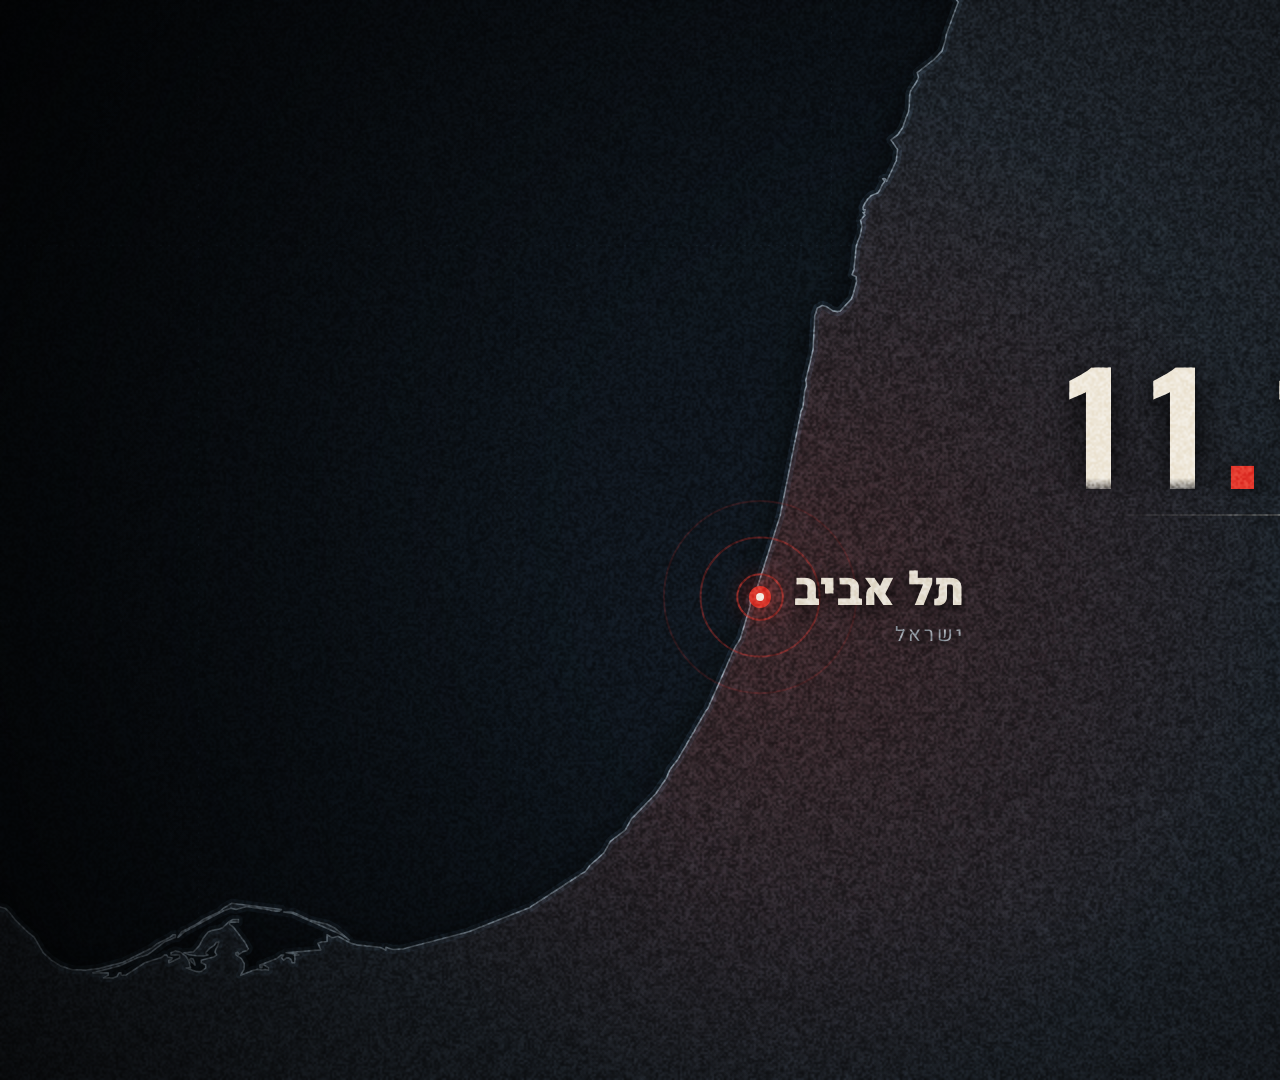
<file: documentary/source/scene01/index.html>
<!doctype html>
<html lang="he" dir="rtl">
<head>
<meta charset="utf-8">
<title>Scene 01 - Tel Aviv 2003</title>
<link rel="stylesheet" href="fonts/fonts.css">
<style>
  :root{
    --ink:#efe8da; --ink-dim:#9aa3ab; --red:#e2372c; --red-glow:rgba(226,55,44,.55);
    --panel:rgba(10,13,17,.72);
  }
  *{margin:0;padding:0;box-sizing:border-box}
  html,body{width:1920px;height:1080px;background:#07090c;overflow:hidden}
  #stage{position:relative;width:1920px;height:1080px;overflow:hidden}
  canvas{position:absolute;inset:0}
  #grain{mix-blend-mode:overlay;opacity:.42}
  .abs{position:absolute}

  /* pin label */
  #pinLabel{font-family:'Heebo';font-weight:900;font-size:46px;color:var(--ink);
    letter-spacing:.5px;white-space:nowrap;text-shadow:0 2px 18px rgba(0,0,0,.9)}
  #pinLabel small{display:block;font-weight:400;font-size:20px;color:var(--ink-dim);letter-spacing:3px;margin-top:-4px}

  /* info panel (right side) */
  #panel{right:110px;top:300px;width:780px;text-align:right}
  #kicker{font-family:'Heebo';font-weight:800;font-size:22px;letter-spacing:6px;color:var(--red);
    display:flex;align-items:center;gap:14px;justify-content:flex-start}
  #kicker i{display:block;height:3px;background:var(--red);box-shadow:0 0 12px var(--red-glow)}
  #date{direction:ltr;text-align:right;font-family:'Oswald';font-weight:700;font-size:150px;line-height:150px;
    color:var(--ink);margin-top:14px;letter-spacing:2px;text-shadow:0 6px 30px rgba(0,0,0,.8);height:150px;overflow:hidden;white-space:nowrap}
  #date .d{-webkit-mask-image:linear-gradient(to bottom,transparent 0,#000 12%,#000 88%,transparent 100%);display:inline-block;width:.56em;text-align:center;position:relative;height:150px;overflow:hidden;vertical-align:top}
  #date .d span{position:absolute;left:0;right:0;top:0}
  #date .sep{display:inline-block;width:.28em;text-align:center;color:var(--red)}
  #rule{height:2px;background:linear-gradient(to left,var(--ink),rgba(239,232,218,0));margin:18px 0 22px auto}
  .row{display:flex;align-items:center;gap:18px;justify-content:flex-start;font-family:'Heebo';font-weight:800;
    font-size:50px;color:var(--ink);height:70px}
  .row svg{flex:none}
  .row .tag{font-family:'Oswald';font-weight:500;font-size:34px;color:var(--ink-dim);direction:ltr}

  /* street callout */
  #street{font-family:'Heebo';font-weight:900;font-size:58px;color:var(--ink);white-space:nowrap;
    padding:10px 26px 14px;background:var(--panel);border-right:6px solid var(--red);
    box-shadow:0 10px 40px rgba(0,0,0,.6)}
  #street small{display:block;font-weight:400;font-size:22px;color:var(--ink-dim);letter-spacing:4px}
  #coords{font-family:'Special Elite';font-size:32px;color:#e2372c;direction:ltr;letter-spacing:2px;
    text-shadow:0 0 12px rgba(226,55,44,.5);white-space:nowrap}
</style>
</head>
<body>
<div id="stage">
  <canvas id="map" width="1920" height="1080"></canvas>
  <canvas id="fx" width="1920" height="1080"></canvas>

  <div id="pinLabel" class="abs">תל אביב<small>ישראל</small></div>

  <div id="panel" class="abs">
    <div id="kicker"><span>התיק מתחיל</span><i id="kline"></i></div>
    <div id="date"></div>
    <div id="rule"></div>
    <div class="row" id="rowDay">
      <svg width="46" height="46" viewBox="0 0 46 46"><rect x="4" y="8" width="38" height="34" rx="4" fill="none" stroke="#efe8da" stroke-width="3"/><path d="M4 18h38" stroke="#efe8da" stroke-width="3"/><path d="M14 3v10M32 3v10" stroke="#efe8da" stroke-width="3" stroke-linecap="round"/><rect x="26" y="25" width="9" height="9" fill="#e2372c"/></svg>
      <span>יום חמישי</span>
    </div>
    <div class="row" id="rowTime">
      <svg width="46" height="46" viewBox="0 0 46 46"><circle cx="23" cy="23" r="19" fill="none" stroke="#efe8da" stroke-width="3"/>
        <line id="hHour" x1="23" y1="23" x2="23" y2="12" stroke="#efe8da" stroke-width="3.5" stroke-linecap="round"/>
        <line id="hMin" x1="23" y1="23" x2="23" y2="7" stroke="#e2372c" stroke-width="2.5" stroke-linecap="round"/>
        <circle cx="23" cy="23" r="2.5" fill="#efe8da"/></svg>
      <span>צהריים</span><span class="tag" id="clockTxt">12:30</span>
    </div>
  </div>

  <div id="street" class="abs">רחוב יהודה הלוי<small>תל אביב</small></div>
  <div id="coords" class="abs"></div>

  <canvas id="grain" width="960" height="540" style="width:1920px;height:1080px"></canvas>
</div>

<script src="land.js"></script>
<script>
const W=1920,H=1080, D2R=Math.PI/180;
const TA={lon:34.7745, lat:32.0640};          // Yehuda HaLevi St. area, Tel Aviv
const clamp=(x,a=0,b=1)=>Math.min(b,Math.max(a,x));
const lerp=(a,b,t)=>a+(b-a)*t;
const eOut=t=>1-Math.pow(1-clamp(t),3);
const eIn=t=>Math.pow(clamp(t),3);
const eIO=t=>{t=clamp(t);return t<.5?4*t*t*t:1-Math.pow(-2*t+2,3)/2};
const eBack=t=>{t=clamp(t);const c1=1.70158,c3=c1+1;return 1+c3*Math.pow(t-1,3)+c1*Math.pow(t-1,2)};
const seg=(t,a,b)=>clamp((t-a)/(b-a));

// Mercator in "degrees"
const mY=lat=>Math.log(Math.tan(Math.PI/4+lat*D2R/2))/D2R;

// ---------- textures (seeded, deterministic) ----------
function rng(seed){return()=>{seed|=0;seed=seed+0x6D2B79F5|0;let t=Math.imul(seed^seed>>>15,1|seed);t=t+Math.imul(t^t>>>7,61|t)^t;return((t^t>>>14)>>>0)/4294967296}}
function noiseCanvas(w,h,seed,amp){const c=document.createElement('canvas');c.width=w;c.height=h;const g=c.getContext('2d');
  const im=g.createImageData(w,h),r=rng(seed);for(let i=0;i<w*h;i++){const v=128+(r()-.5)*amp;im.data[i*4]=im.data[i*4+1]=im.data[i*4+2]=v;im.data[i*4+3]=255}
  g.putImageData(im,0,0);return c}
// paper/rock texture for land: blurred multi-octave noise
const landTex=(()=>{const c=document.createElement('canvas');c.width=W;c.height=H;const g=c.getContext('2d');
  g.fillStyle='#808080';g.fillRect(0,0,W,H);
  [[240,135,1,.9],[480,270,2,.6],[960,540,3,.45]].forEach(([w,h,s,a])=>{g.globalAlpha=a;g.imageSmoothingEnabled=true;g.drawImage(noiseCanvas(w,h,s,120),0,0,W,H)});
  g.globalAlpha=1;return c})();
const grains=[...Array(8)].map((_,i)=>noiseCanvas(960,540,100+i,255));

// ---------- camera ----------
function camera(t){
  // log-span zoom: settle-in, slow drift, then decisive push toward the street
  const ls = Math.log(26)
    - 1.05*eOut(t/1.6)
    - 0.55*(t/6)
    - 1.95*eIO(seg(t,4.35,6.0));
  const span=Math.exp(ls);                       // degrees of longitude across the frame
  // screen position of the anchor (Tel Aviv)
  const ax=lerp(lerp(1040,760,eIO(seg(t,0,4.2))),900,eIO(seg(t,4.35,6)));
  const ay=lerp(560,600,eIO(seg(t,0,6)));
  return {span,ax,ay,k:W/span};
}
function project(cam,lon,lat){return[cam.ax+(lon-TA.lon)*cam.k, cam.ay-(mY(lat)-mY(TA.lat))*cam.k]}

// ---------- draw map ----------
const mc=document.getElementById('map').getContext('2d');
function landPath(cam){
  const p=new Path2D();
  for(const ring of LAND){
    // quick cull
    let minx=1e9,maxx=-1e9,miny=1e9,maxy=-1e9;const pts=[];
    for(const [lo,la] of ring){const [x,y]=project(cam,lo,la);pts.push(x,y);if(x<minx)minx=x;if(x>maxx)maxx=x;if(y<miny)miny=y;if(y>maxy)maxy=y}
    if(maxx<-50||minx>W+50||maxy<-50||miny>H+50)continue;
    p.moveTo(pts[0],pts[1]);for(let i=2;i<pts.length;i+=2)p.lineTo(pts[i],pts[i+1]);p.closePath();
  }
  return p;
}
function drawMap(t,cam){
  const g=mc;
  // sea
  const sea=g.createRadialGradient(cam.ax,cam.ay,50,cam.ax,cam.ay,1400);
  sea.addColorStop(0,'#101820');sea.addColorStop(1,'#06090c');
  g.fillStyle=sea;g.fillRect(0,0,W,H);
  // graticule (fades as we zoom)
  const step = cam.span>8?2:cam.span>2.5?1:cam.span>.9?.25:.1;
  g.save();g.strokeStyle='rgba(120,150,170,.075)';g.lineWidth=1;g.setLineDash([2,6]);
  const lon0=TA.lon-(cam.ax/cam.k), lon1=TA.lon+((W-cam.ax)/cam.k);
  for(let lo=Math.floor(lon0/step)*step;lo<=lon1;lo+=step){const x=cam.ax+(lo-TA.lon)*cam.k;g.beginPath();g.moveTo(x,0);g.lineTo(x,H);g.stroke()}
  const yTop=mY(TA.lat)+cam.ay/cam.k, yBot=mY(TA.lat)-(H-cam.ay)/cam.k;
  for(let la=-80;la<=80;la+=step){const my=mY(la);if(my<yBot||my>yTop)continue;const y=cam.ay-(my-mY(TA.lat))*cam.k;g.beginPath();g.moveTo(0,y);g.lineTo(W,y);g.stroke()}
  g.restore();

  const lp=landPath(cam);
  // soft drop shadow of land onto sea
  g.save();g.shadowColor='rgba(0,0,0,.85)';g.shadowBlur=40;g.shadowOffsetY=10;g.fillStyle='#1a2027';g.fill(lp);g.restore();
  // land base + texture
  g.save();g.clip(lp);
  const lg=g.createLinearGradient(0,0,W,H);lg.addColorStop(0,'#252c34');lg.addColorStop(1,'#171c22');
  g.fillStyle=lg;g.fillRect(0,0,W,H);
  g.globalCompositeOperation='overlay';g.globalAlpha=.55;g.drawImage(landTex,0,0);
  g.globalCompositeOperation='source-over';g.globalAlpha=1;
  // warm light pool around target
  const glow=g.createRadialGradient(cam.ax,cam.ay,0,cam.ax,cam.ay,520);
  glow.addColorStop(0,'rgba(226,55,44,.16)');glow.addColorStop(1,'rgba(226,55,44,0)');
  g.fillStyle=glow;g.fillRect(0,0,W,H);
  g.restore();
  // coastline
  g.save();g.strokeStyle='rgba(190,205,215,.55)';g.lineWidth=1.6;g.lineJoin='round';g.stroke(lp);
  g.strokeStyle='rgba(120,170,200,.10)';g.lineWidth=9;g.stroke(lp);g.restore();
}

// ---------- FX layer: pin, rings, target brackets, vignette ----------
const fc=document.getElementById('fx').getContext('2d');
function drawFX(t,cam){
  const g=fc;g.clearRect(0,0,W,H);
  const [px,py]=[cam.ax,cam.ay];
  const pin=eBack(seg(t,.15,.55));
  if(pin>0){
    // pulse rings
    for(let i=0;i<3;i++){const ph=((t-.15)*0.8+i/3)%1;if(t<.15)break;
      g.beginPath();g.arc(px,py,14+ph*110,0,Math.PI*2);g.strokeStyle=`rgba(226,55,44,${.55*(1-ph)})`;g.lineWidth=2;g.stroke()}
    g.save();g.shadowColor='rgba(226,55,44,.9)';g.shadowBlur=26;
    g.beginPath();g.arc(px,py,11*pin,0,Math.PI*2);g.fillStyle='#e2372c';g.fill();g.restore();
    g.beginPath();g.arc(px,py,4*pin,0,Math.PI*2);g.fillStyle='#fff3ea';g.fill();
  }
  // target brackets tighten during the push-in
  const b=seg(t,4.45,5.6);
  if(b>0){const s=lerp(260,70,eOut(b)),L=26,a=clamp(b*3);
    g.save();g.strokeStyle=`rgba(239,232,218,${.85*a})`;g.lineWidth=3;
    [[-1,-1],[1,-1],[-1,1],[1,1]].forEach(([sx,sy])=>{g.beginPath();g.moveTo(px+sx*s,py+sy*(s-L));g.lineTo(px+sx*s,py+sy*s);g.lineTo(px+sx*(s-L),py+sy*s);g.stroke()});
    g.restore();
    // crosshair ticks
    g.save();g.strokeStyle=`rgba(226,55,44,${.7*a})`;g.lineWidth=1.5;g.setLineDash([6,8]);
    g.beginPath();g.moveTo(0,py);g.lineTo(px-s-20,py);g.moveTo(px+s+20,py);g.lineTo(W,py);g.moveTo(px,0);g.lineTo(px,py-s-20);g.moveTo(px,py+s+20);g.lineTo(px,H);g.stroke();g.restore();
  }
  // vignette + slight flicker
  const v=g.createRadialGradient(W/2,H/2,H*.35,W/2,H/2,H*1.05);
  v.addColorStop(0,'rgba(0,0,0,0)');v.addColorStop(1,'rgba(0,0,0,.78)');
  g.fillStyle=v;g.fillRect(0,0,W,H);
  const fl=.035*Math.sin(t*37)+.02*Math.sin(t*91);
  g.fillStyle=`rgba(0,0,0,${.05+fl})`;g.fillRect(0,0,W,H);
  // fade from black
  const fin=1-eOut(seg(t,0,.45));if(fin>0){g.fillStyle=`rgba(0,0,0,${fin})`;g.fillRect(0,0,W,H)}
}

// ---------- DOM overlays ----------
const $=id=>document.getElementById(id);
const DATE='11.12.2003';
$('date').innerHTML=[...DATE].map((ch,i)=>ch==='.'?`<span class="sep">.</span>`:`<span class="d" data-i="${i}" data-v="${ch}"><span></span></span>`).join('');
const digits=[...document.querySelectorAll('#date .d')];
function reveal(el,p,dx=0,dy=24){el.style.opacity=clamp(p*1.4);el.style.transform=`translate(${(1-p)*dx}px,${(1-p)*dy}px)`;
  el.style.clipPath=`inset(0 0 ${(1-p)*100}% 0)`}
function drawDOM(t,cam){
  // pin label follows the pin
  const pl=$('pinLabel'),lp=eOut(seg(t,.2,.75)),out=1-eIO(seg(t,4.3,4.8));
  pl.style.left=(cam.ax+34)+'px';pl.style.top=(cam.ay-40)+'px';pl.style.direction='rtl';
  pl.style.opacity=clamp(lp*1.3)*out;pl.style.clipPath=`inset(0 ${(1-lp)*100}% 0 0)`;
  pl.style.transform=`translateX(${(1-lp)*-20}px)`;

  // panel exits during the push-in
  const pout=eIn(seg(t,4.35,4.95));
  $('panel').style.opacity=1-pout;$('panel').style.transform=`translateX(${pout*80}px)`;
  // kicker
  const kp=eOut(seg(t,.55,1.1));$('kicker').style.opacity=kp;$('kline').style.width=(kp*120)+'px';
  // date odometer: each digit rolls then locks, staggered (spoken 0.7s–2.5s)
  digits.forEach((d,j)=>{const lockAt=1.0+j*.2, st=.65+j*.12, v=+d.dataset.v, sp=d.firstChild;
    const p=seg(t,st,lockAt);
    if(t<st){d.style.opacity=0;return}
    d.style.opacity=clamp((t-st)*6);
    // roll through digits, ease into final value
    const turns=2+j%3, pos=eOut(p)*(turns*10+v);
    const cur=Math.floor(pos)%10, frac=pos-Math.floor(pos);
    const nxt=(cur+1)%10;
    sp.innerHTML=`<div style="transform:translateY(${-frac*150}px)"><div style="height:150px">${cur}</div><div style="height:150px">${nxt}</div></div>`;
    if(p>=1)sp.innerHTML=`<div><div style="height:150px">${v}</div></div>`;
  });
  document.querySelectorAll('#date .sep').forEach((s,i)=>{s.style.opacity=clamp((t-.9-i*.5)*4)});
  $('rule').style.width=(eOut(seg(t,2.2,2.9))*700)+'px';
  // rows
  reveal($('rowDay'),eOut(seg(t,2.95,3.35)),30,0);
  reveal($('rowTime'),eOut(seg(t,3.6,4.0)),30,0);
  // clock hands spin to 12:30
  const cp=eOut(seg(t,3.6,4.3));
  const minA=cp*(360*2+180), hrA=cp*(15);
  $('hMin').setAttribute('transform',`rotate(${minA} 23 23)`);$('hHour').setAttribute('transform',`rotate(${hrA} 23 23)`);
  const mm=Math.round((minA%360)/6)%60;$('clockTxt').textContent='12:'+String(cp>=1?30:mm).padStart(2,'0');

  // street callout on "רחוב יהודה הלוי" (≈4.5s)
  const sp=eBack(seg(t,4.55,5.05));const st=$('street');
  st.style.left=(cam.ax-560)+'px';st.style.top=(cam.ay-190)+'px';
  st.style.opacity=clamp(seg(t,4.55,4.8));
  const co=$('coords'),full='32.0640°N  34.7745°E',n=Math.floor(clamp(seg(t,4.9,5.7))*full.length);
  co.textContent=full.slice(0,n)+(n<full.length&&n>0&&Math.floor(t*8)%2?'_':'');
  co.style.left=(cam.ax+110)+'px';co.style.top=(cam.ay+95)+'px';st.style.transform=`scale(${lerp(.85,1,sp)})`;st.style.transformOrigin='100% 100%';
}

// ---------- grain ----------
const gc=$('grain').getContext('2d');
function drawGrain(f){gc.drawImage(grains[f%grains.length],0,0)}

window.renderAt=(t)=>{const cam=camera(t);drawMap(t,cam);drawFX(t,cam);drawDOM(t,cam);drawGrain(Math.floor(t*24));};
window.ready=document.fonts.ready.then(()=>{renderAt(0);return true});
// live preview when opened in a browser
if(!/render=1/.test(location.search)){let t0=null;const loop=ts=>{if(t0===null)t0=ts;renderAt(((ts-t0)/1000)%6.5);requestAnimationFrame(loop)};requestAnimationFrame(loop)}
</script>
</body>
</html>
</file>
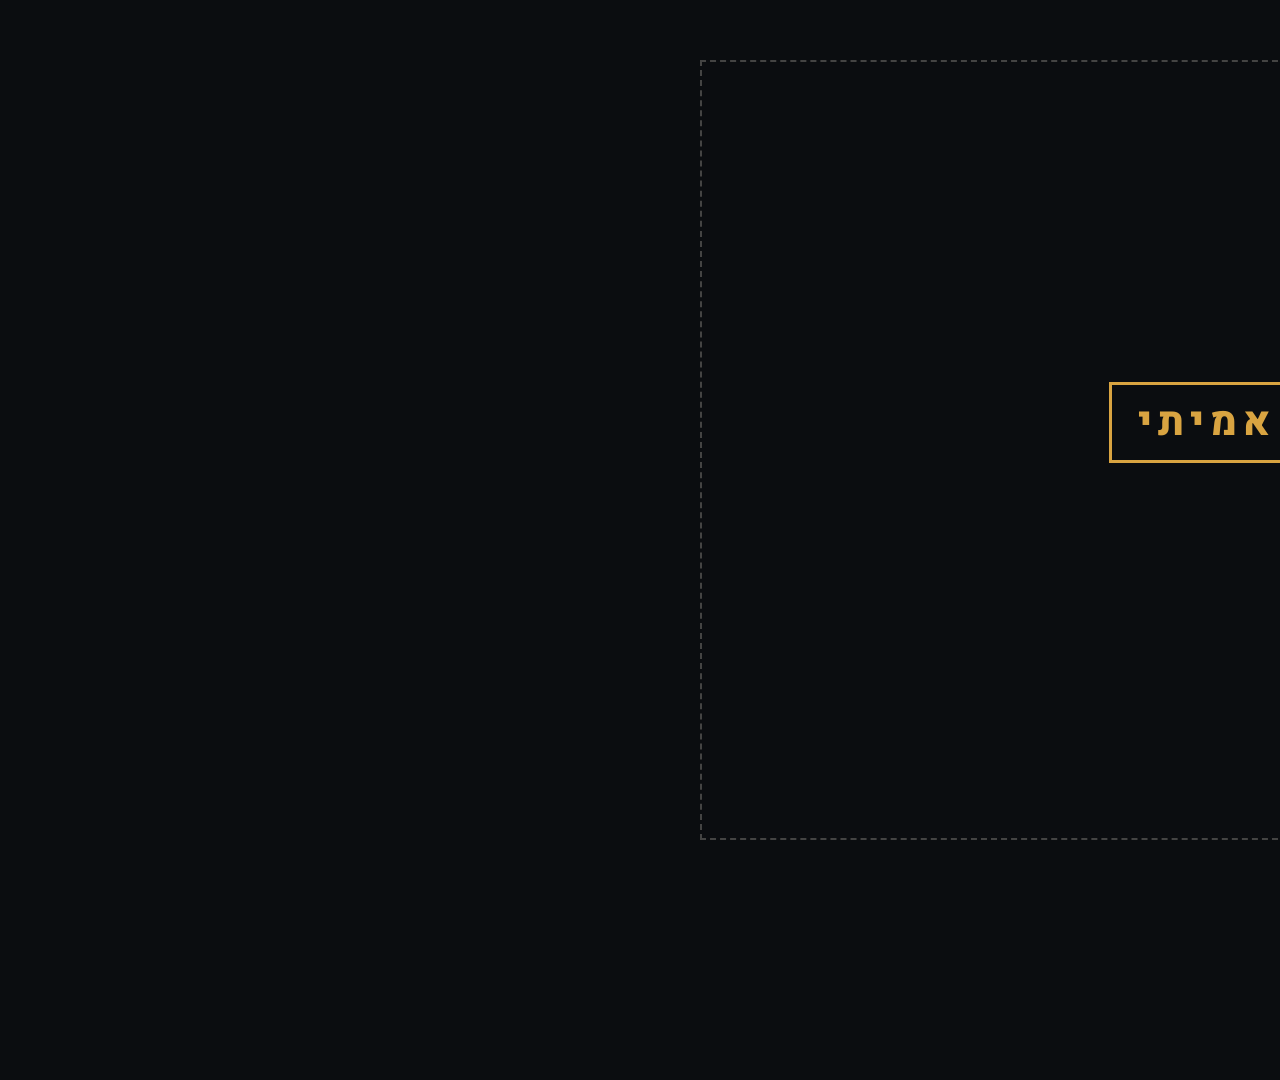
<file: documentary/source/mg/slate.html>
<!doctype html><html lang="he" dir="rtl"><head><meta charset="utf-8"><link rel="stylesheet" href="engine/fonts/fonts.css">
<style>html,body{margin:0;width:1920px;height:1080px;background:#0b0d10;overflow:hidden}
.b{position:absolute;inset:60px;border:2px dashed rgba(239,232,218,.25);display:flex;flex-direction:column;align-items:center;justify-content:center;gap:28px;font-family:Heebo;color:#efe8da;text-align:center}
.t{font-weight:800;font-size:40px;letter-spacing:6px;padding:8px 26px;border:3px solid currentColor}
.id{font-family:Oswald;font-size:140px;line-height:1;font-weight:700}
.n{font-size:40px;max-width:1500px;color:#9aa3ab;line-height:1.4}
.ai{color:#7fb0dc}.real{color:#d9a441}</style></head><body>
<div class="b"><div class="t" id="t"></div><div class="id" id="i"></div><div class="n" id="n"></div></div>
<script>const q=new URLSearchParams(location.search);const ty=q.get('ty');
t.textContent=ty==='AI'?'שוט AI':'צילום אמיתי';t.className='t '+(ty==='AI'?'ai':'real');i.textContent=q.get('id');n.textContent=q.get('n');</script></body></html>
</file>
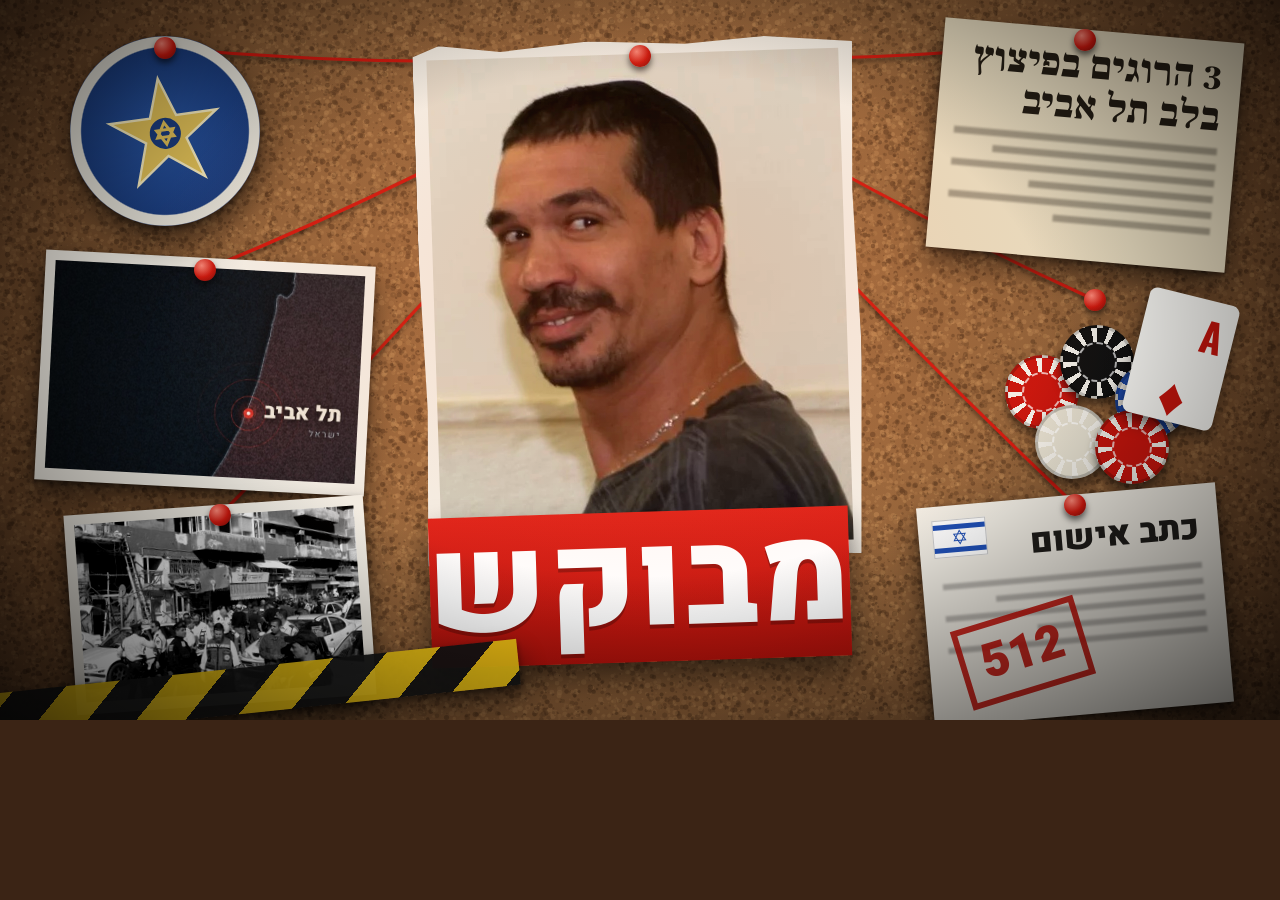
<file: documentary/source/mg/thumb.html>
<!doctype html>
<html lang="he" dir="rtl"><head><meta charset="utf-8">
<link rel="stylesheet" href="engine/fonts/fonts.css">
<style>
*{margin:0;padding:0;box-sizing:border-box}
html,body{width:1280px;height:720px;overflow:hidden;background:#3b2415}
#st{position:relative;width:1280px;height:720px;overflow:hidden}
canvas{position:absolute;inset:0}
.it{position:absolute;box-shadow:0 14px 28px rgba(0,0,0,.55),0 3px 6px rgba(0,0,0,.4)}
.pin{position:absolute;width:22px;height:22px;border-radius:50%;background:radial-gradient(circle at 35% 30%,#ff8a7a,#d0190f 55%,#7a0a05);box-shadow:0 4px 6px rgba(0,0,0,.6);z-index:5}
.photo{background:#f3efe6;padding:10px 10px 12px}
.photo img{display:block;width:100%;height:100%;object-fit:cover}
#portrait{left:420px;top:40px;width:440px;height:520px;transform:rotate(-1.8deg);background:#f5f1e8;padding:14px 14px 14px;clip-path:polygon(0 2%,6% 0,20% 1.5%,40% 0,62% 1%,80% 0,100% 1.5%,99% 30%,100% 60%,98.5% 100%,70% 98.5%,45% 100%,20% 98.8%,0 100%,1% 70%,0 40%)}
#portrait img{width:100%;height:100%;object-fit:cover;object-position:62% 30%;filter:contrast(1.15) saturate(1.1) brightness(.98)}
#banner{left:430px;top:512px;width:420px;height:150px;background:linear-gradient(180deg,#e0231a,#b3120b);transform:rotate(-1.8deg);display:flex;align-items:center;justify-content:center;z-index:4;box-shadow:0 16px 30px rgba(0,0,0,.6)}
#banner span{font-family:'Heebo';font-weight:900;font-size:132px;line-height:1;color:#fff;letter-spacing:2px;margin-top:-6px;text-shadow:0 4px 0 rgba(0,0,0,.25)}
#badge{left:70px;top:36px;width:190px;height:190px;border-radius:50%;background:radial-gradient(circle,#2a58a8 0,#1c3f82 62%,#e9e6dc 63%,#e9e6dc 70%,#1c3f82 71%);transform:rotate(-8deg);display:flex;align-items:center;justify-content:center}
#badge svg{width:120px;height:120px}
#map{left:40px;top:258px;width:330px;height:230px;transform:rotate(3deg)}
#blast{left:70px;top:505px;width:300px;height:200px;transform:rotate(-4deg)}
#blast img{filter:grayscale(1) contrast(1.25)}
#news{left:935px;top:30px;width:300px;height:230px;background:#e8dcc0;transform:rotate(5deg);padding:16px 18px;font-family:'Frank Ruhl Libre';color:#241d14}
#news .h{font-weight:900;font-size:40px;line-height:1.02}
#news .l{height:7px;background:rgba(36,29,20,.35);margin-top:9px;filter:blur(1.2px)}
#chips{position:absolute;left:965px;top:285px;width:260px;height:200px}
#doc{left:925px;top:495px;width:300px;height:220px;background:#f1ede4;transform:rotate(-5deg);padding:18px 20px;font-family:'Heebo';color:#1f1d1a}
#doc .t{font-weight:900;font-size:34px}
#doc .l{height:6px;background:rgba(30,28,25,.28);margin-top:10px;filter:blur(.8px)}
#stamp{position:absolute;left:30px;bottom:26px;border:6px solid #c8150d;color:#c8150d;font-family:'Heebo';font-weight:900;font-size:48px;padding:0 16px;transform:rotate(-12deg);opacity:.9}
#flag{position:absolute;left:14px;top:14px;width:54px;height:38px;background:#fff;border:1px solid #ccc}
#flag:before,#flag:after{content:'';position:absolute;left:0;right:0;height:5px;background:#1f4fb5}
#flag:before{top:4px}#flag:after{bottom:4px}
#flag i{position:absolute;left:50%;top:50%;transform:translate(-50%,-50%);font-style:normal;color:#1f4fb5;font-size:20px;line-height:1}
#tape{left:-40px;top:668px;width:560px;height:46px;background:repeating-linear-gradient(135deg,#f4c914 0 38px,#151515 38px 76px);transform:rotate(-6deg);opacity:.95;z-index:6}
#vig{position:absolute;inset:0;background:radial-gradient(ellipse at 50% 45%,rgba(0,0,0,0) 45%,rgba(0,0,0,.72) 100%);pointer-events:none;z-index:8}
#glow{position:absolute;inset:0;background:radial-gradient(ellipse at 50% 40%,rgba(255,120,60,.18),rgba(0,0,0,0) 55%);z-index:7;pointer-events:none}
</style></head><body>
<div id="st">
  <canvas id="cork" width="1280" height="720"></canvas>
  <canvas id="str" width="1280" height="720"></canvas>
  <div class="it photo" id="map"><img src="photos/thumb_map.jpg"></div>
  <div class="it photo" id="blast"><img src="photos/scene_13.jpg"></div>
  <div class="it" id="badge"><svg viewBox="0 0 100 100"><polygon points="50,6 61,38 95,38 67,58 78,92 50,71 22,92 33,58 5,38 39,38" fill="#e9c75a" stroke="#fff3c4" stroke-width="2"/><circle cx="50" cy="52" r="13" fill="#1c3f82"/><path d="M50 43l7 12h-14zM50 61l-7-12h14z" fill="none" stroke="#e9c75a" stroke-width="2.4"/></svg></div>
  <div class="it" id="news"><div class="h">3 הרוגים בפיצוץ בלב תל אביב</div><div class="l"></div><div class="l" style="width:85%"></div><div class="l"></div><div class="l" style="width:70%"></div><div class="l"></div><div class="l" style="width:60%"></div></div>
  <div id="chips"></div>
  <div class="it" id="doc"><div class="t">כתב אישום</div><div class="l"></div><div class="l" style="width:80%"></div><div class="l"></div><div class="l" style="width:65%"></div><div class="l"></div><div id="stamp">512</div><div id="flag"><i>✡</i></div></div>
  <div class="it" id="portrait"><img src="photos/thumb_subject.jpg"></div>
  <div class="it" id="banner"><span>מבוקש</span></div>
  <div class="it" id="tape"></div>
  
  <div id="glow"></div><div id="vig"></div>
</div>
<script>
function rng(s){return()=>{s|=0;s=s+0x6D2B79F5|0;let t=Math.imul(s^s>>>15,1|s);t=t+Math.imul(t^t>>>7,61|t)^t;return((t^t>>>14)>>>0)/4294967296}}
// cork texture
const c=document.getElementById('cork').getContext('2d'),R=rng(7);
c.fillStyle='#8a5a33';c.fillRect(0,0,1280,720);
for(let i=0;i<60000;i++){const x=R()*1280,y=R()*720,r=R()*2.4+.4,v=R();c.fillStyle=v<.5?`rgba(60,32,14,${.25+R()*.35})`:`rgba(196,142,88,${.2+R()*.3})`;c.beginPath();c.arc(x,y,r,0,7);c.fill()}
const g=c.createRadialGradient(640,330,100,640,360,800);g.addColorStop(0,'rgba(255,190,120,.15)');g.addColorStop(1,'rgba(20,8,2,.55)');c.fillStyle=g;c.fillRect(0,0,1280,720);
// chips + card
const ch=document.getElementById('chips');
[[40,70,'#c8150d'],[95,40,'#111'],[150,78,'#1f4fb5'],[70,120,'#e6e0d0'],[130,125,'#c8150d']].forEach(([x,y,col])=>{const d=document.createElement('div');Object.assign(d.style,{position:'absolute',left:x+'px',top:y+'px',width:'74px',height:'74px',borderRadius:'50%',background:`repeating-conic-gradient(${col} 0 20deg,#f4f1ea 20deg 30deg)`,boxShadow:'0 6px 10px rgba(0,0,0,.55)',border:'3px solid rgba(0,0,0,.2)'});
  const inn=document.createElement('div');Object.assign(inn.style,{position:'absolute',inset:'14px',borderRadius:'50%',background:col,border:'2px dashed rgba(255,255,255,.7)'});d.appendChild(inn);ch.appendChild(d)});
const card=document.createElement('div');Object.assign(card.style,{position:'absolute',left:'170px',top:'10px',width:'92px',height:'128px',background:'#fbfaf6',borderRadius:'8px',transform:'rotate(14deg)',boxShadow:'0 8px 14px rgba(0,0,0,.5)',fontFamily:'Oswald',color:'#c8150d',fontSize:'40px',fontWeight:'700',padding:'4px 10px'});card.innerHTML='A<div style="font-size:54px;text-align:center;margin-top:-6px">♦</div>';ch.appendChild(card);
// pins + strings
const pins=[[640,56],[165,48],[205,270],[220,515],[1085,40],[1095,300],[1075,505]];
const s=document.getElementById('str').getContext('2d');
pins.slice(1).forEach(([x,y])=>{s.strokeStyle='#d0190f';s.lineWidth=3.2;s.shadowColor='rgba(0,0,0,.55)';s.shadowBlur=4;s.shadowOffsetY=3;s.beginPath();s.moveTo(x,y);const mx=(x+640)/2,my=(y+56)/2+18;s.quadraticCurveTo(mx,my,640,56);s.stroke()});
pins.forEach(([x,y])=>{const p=document.createElement('div');p.className='pin';p.style.left=(x-11)+'px';p.style.top=(y-11)+'px';document.getElementById('st').appendChild(p)});
window.ready=document.fonts.ready.then(()=>new Promise(r=>setTimeout(r,300)));
</script></body></html>
</file>
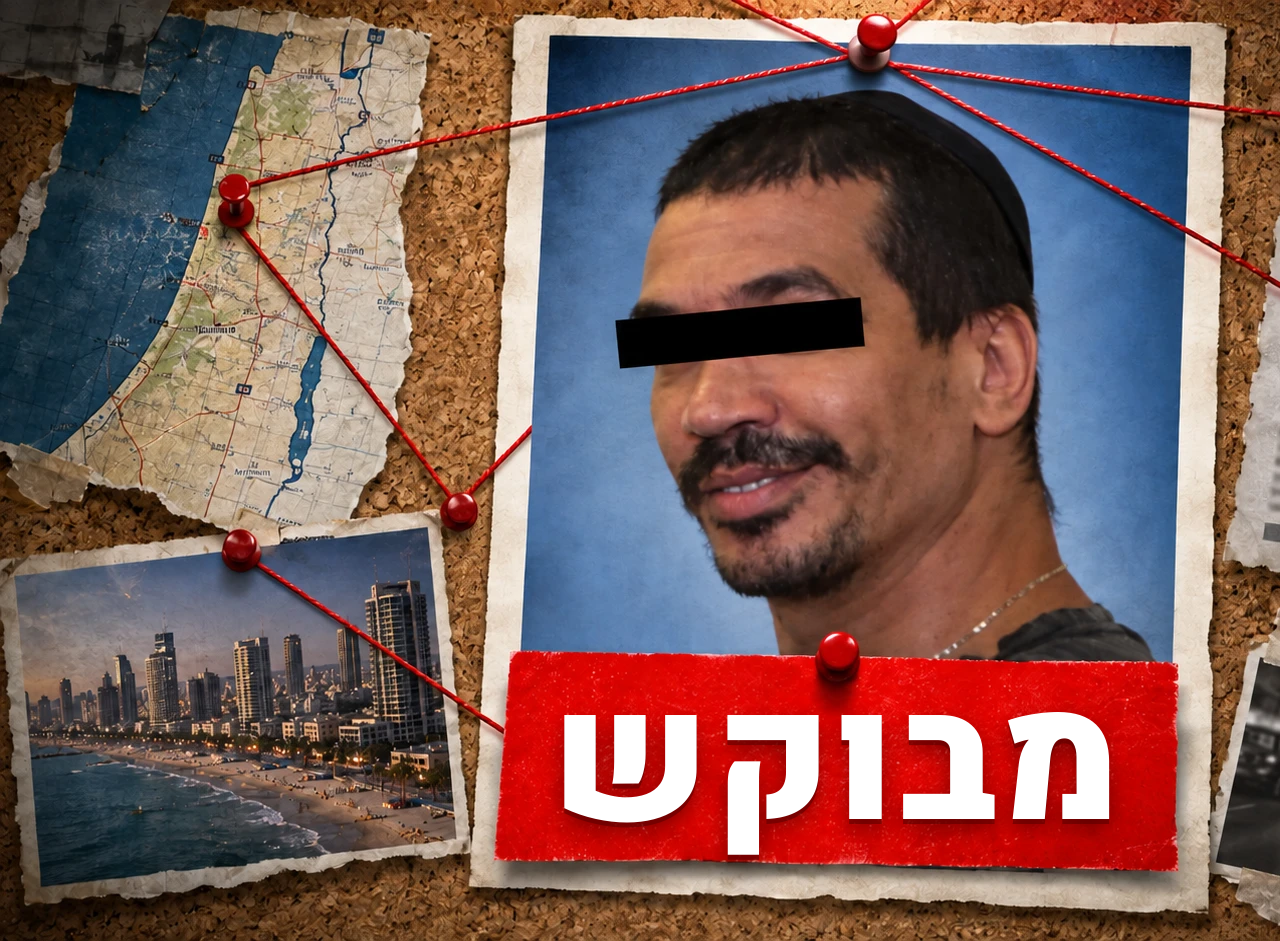
<file: documentary/source/mg/thumb2.html>
<!doctype html><html><head><meta charset="utf-8"><link rel="stylesheet" href="engine/fonts/fonts.css">
<style>*{margin:0;padding:0}html,body{width:1672px;height:941px;overflow:hidden}
#s{position:relative;width:1672px;height:941px;background:url(photos/thumb_ai.png)}
#t{position:absolute;left:497px;top:682px;width:680px;height:180px;display:flex;align-items:center;justify-content:center;direction:rtl;
 font-family:'Heebo';font-weight:900;font-size:176px;line-height:1;color:#fff;letter-spacing:4px;
 text-shadow:0 5px 0 rgba(90,0,0,.55),0 10px 24px rgba(0,0,0,.45);transform:translateY(-8px)}
</style></head><body><div id="s"><div id="t">מבוקש</div></div>
<script>window.ready=document.fonts.ready</script></body></html>
</file>
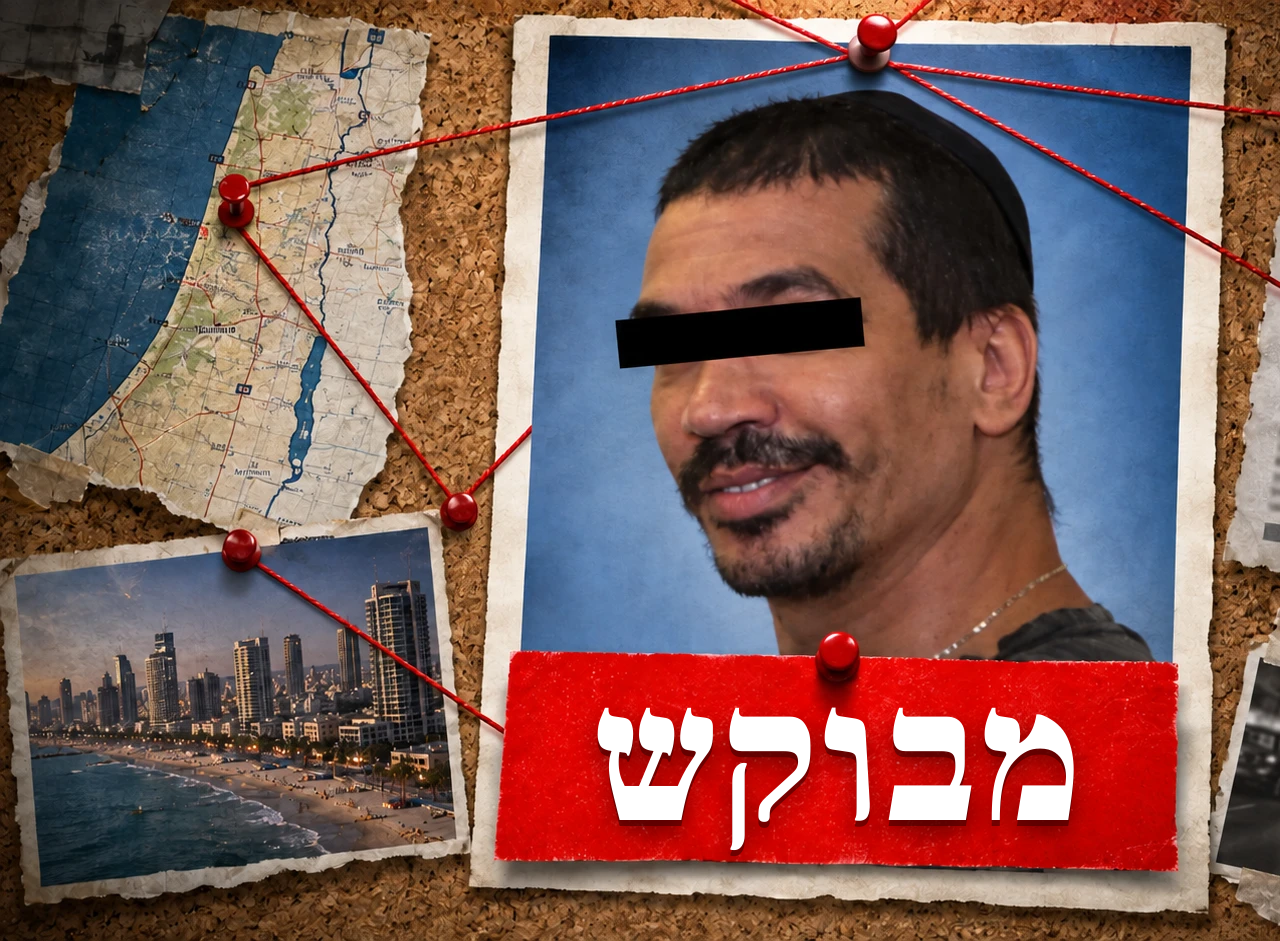
<file: documentary/source/mg/thumbv_A.html>
<!doctype html><html><head><meta charset="utf-8"><link rel="stylesheet" href="engine/fonts/fonts.css">
<style>*{margin:0;padding:0}html,body{width:1672px;height:941px;overflow:hidden}
#s{position:relative;width:1672px;height:941px;background:url(photos/thumb_ai.png)}
.b{position:absolute;left:497px;top:664px;width:680px;height:196px;display:flex;align-items:center;justify-content:center;direction:rtl;line-height:1}
</style></head><body><div id="s"><div class="b" style="font-family:'Frank Ruhl Libre';font-weight:900;font-size:188px;color:#fff;letter-spacing:2px;text-shadow:0 6px 0 rgba(70,0,0,.6),0 12px 26px rgba(0,0,0,.5)">מבוקש</div></div><script>window.ready=document.fonts.ready</script></body></html>
</file>
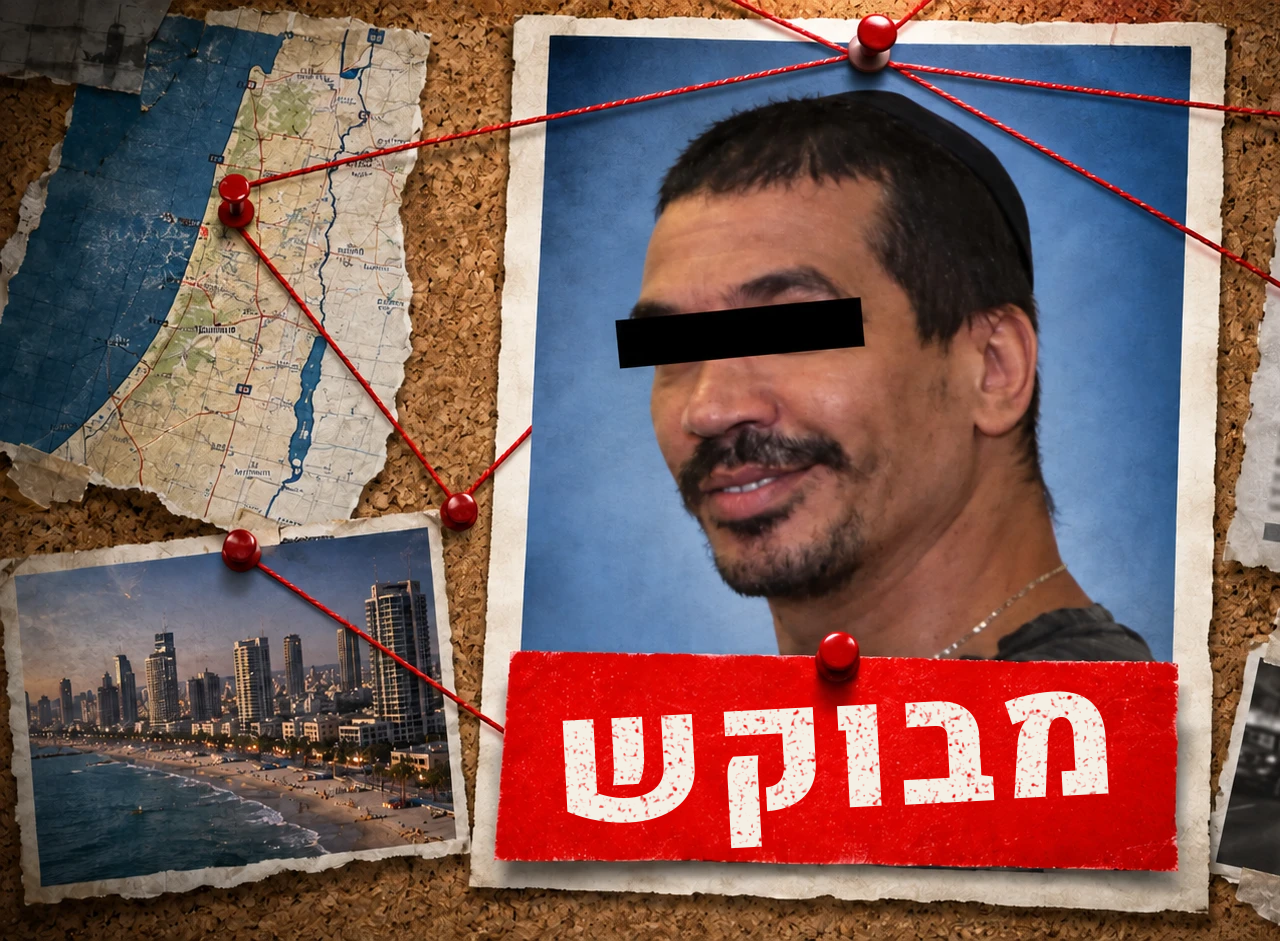
<file: documentary/source/mg/thumbv_B.html>
<!doctype html><html><head><meta charset="utf-8"><link rel="stylesheet" href="engine/fonts/fonts.css">
<style>*{margin:0;padding:0}html,body{width:1672px;height:941px;overflow:hidden}
#s{position:relative;width:1672px;height:941px;background:url(photos/thumb_ai.png)}
.b{position:absolute;left:497px;top:664px;width:680px;height:196px;display:flex;align-items:center;justify-content:center;direction:rtl;line-height:1}
</style></head><body><div id="s"><div class="b" style="font-family:'Heebo';font-weight:900;font-size:172px;color:#f4efe4;letter-spacing:6px;-webkit-mask-image:url([data-uri]);-webkit-mask-size:520px 260px;transform:translateY(-8px) rotate(-3deg)">מבוקש</div></div><script>window.ready=document.fonts.ready</script></body></html>
</file>
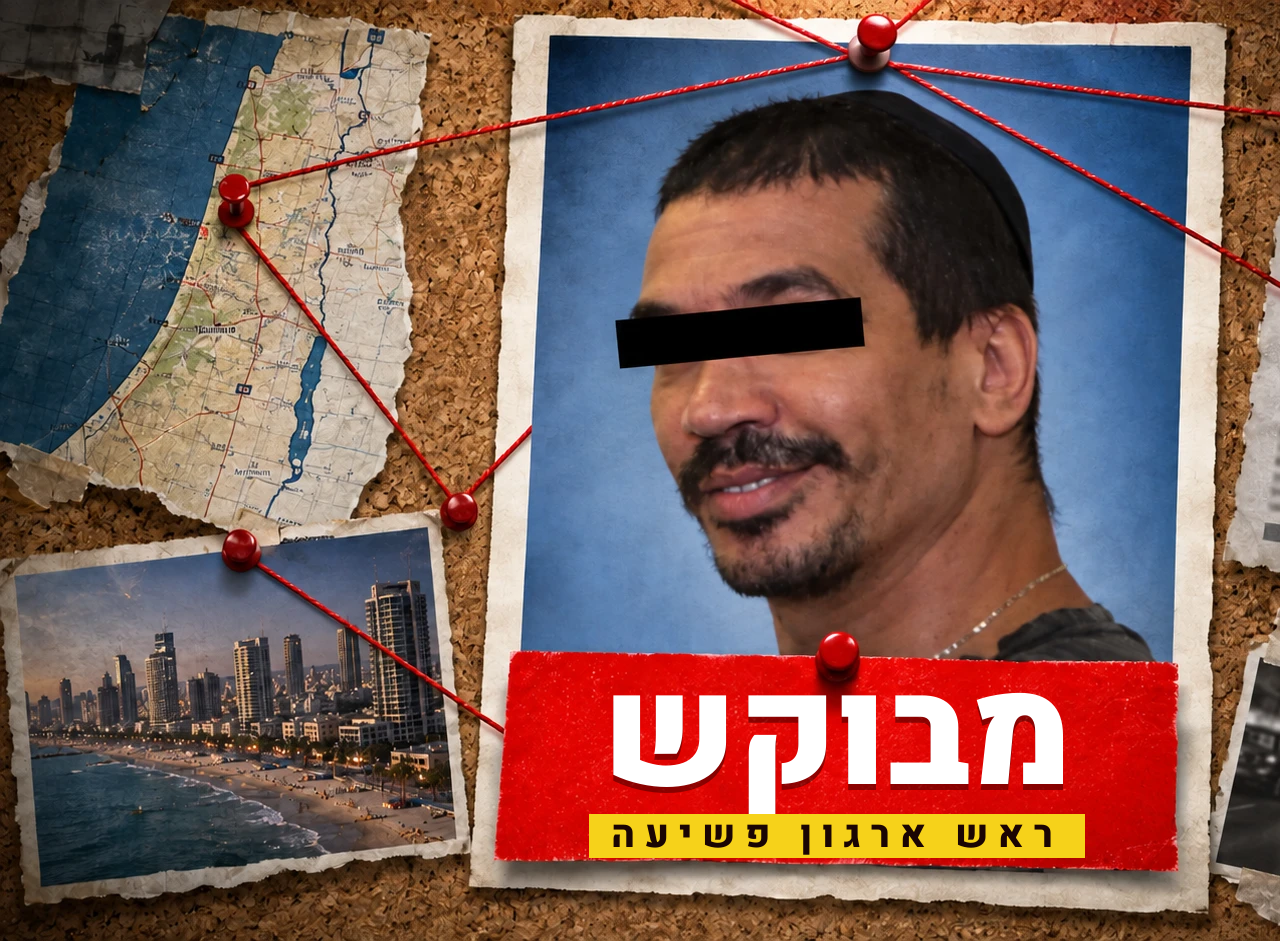
<file: documentary/source/mg/thumbv_C.html>
<!doctype html><html><head><meta charset="utf-8"><link rel="stylesheet" href="engine/fonts/fonts.css">
<style>*{margin:0;padding:0}html,body{width:1672px;height:941px;overflow:hidden}
#s{position:relative;width:1672px;height:941px;background:url(photos/thumb_ai.png)}
.b{position:absolute;left:497px;top:664px;width:680px;height:196px;display:flex;align-items:center;justify-content:center;direction:rtl;line-height:1}
</style></head><body><div id="s"><div class="b" style="flex-direction:column;gap:0"><div style="font-family:'Heebo';font-weight:900;font-size:150px;line-height:.95;color:#fff;text-shadow:0 6px 0 rgba(70,0,0,.55)">מבוקש</div><div style="font-family:'Heebo';font-weight:800;font-size:38px;letter-spacing:10px;color:#1a0503;background:#f6d21a;padding:2px 22px 4px;margin-top:6px">ראש ארגון פשיעה</div></div></div><script>window.ready=document.fonts.ready</script></body></html>
</file>
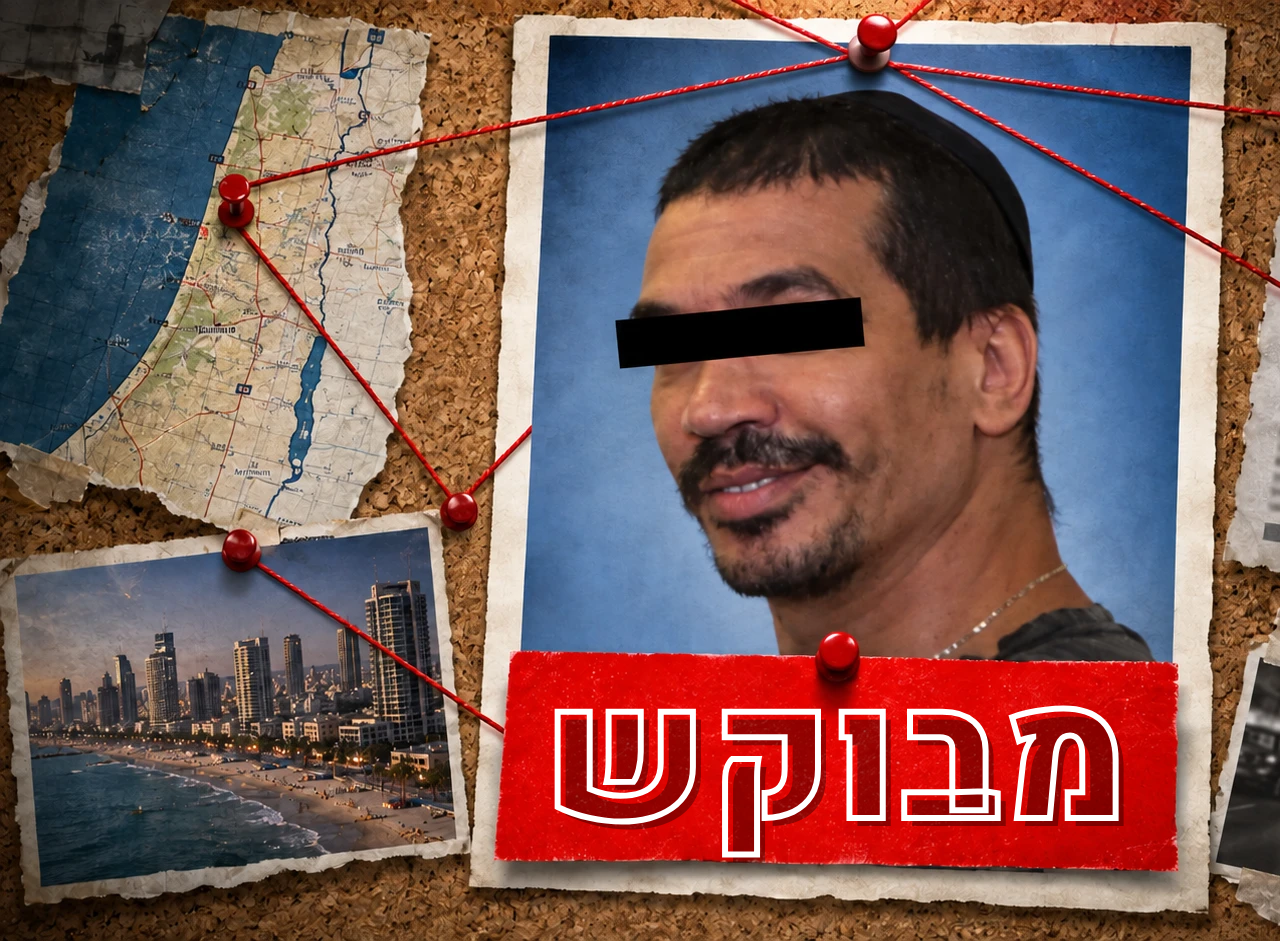
<file: documentary/source/mg/thumbv_D.html>
<!doctype html><html><head><meta charset="utf-8"><link rel="stylesheet" href="engine/fonts/fonts.css">
<style>*{margin:0;padding:0}html,body{width:1672px;height:941px;overflow:hidden}
#s{position:relative;width:1672px;height:941px;background:url(photos/thumb_ai.png)}
.b{position:absolute;left:497px;top:664px;width:680px;height:196px;display:flex;align-items:center;justify-content:center;direction:rtl;line-height:1}
</style></head><body><div id="s"><div class="b" style="font-family:'Heebo';font-weight:900;font-size:180px;color:transparent;-webkit-text-stroke:6px #fff;letter-spacing:4px;text-shadow:8px 8px 0 rgba(0,0,0,.35)">מבוקש</div></div><script>window.ready=document.fonts.ready</script></body></html>
</file>
<file: documentary/source/scene01/fonts/fonts.css>
/* hebrew */
@font-face {
  font-family: 'Heebo';
  font-style: normal;
  font-weight: 400;
  font-display: block;
  src: url(f1.woff2) format('woff2');
  unicode-range: U+0307-0308, U+0590-05FF, U+200C-2010, U+20AA, U+25CC, U+FB1D-FB4F;
}
/* math */
@font-face {
  font-family: 'Heebo';
  font-style: normal;
  font-weight: 400;
  font-display: block;
  src: url(f2.woff2) format('woff2');
  unicode-range: U+0302-0303, U+0305, U+0307-0308, U+0310, U+0312, U+0315, U+031A, U+0326-0327, U+032C, U+032F-0330, U+0332-0333, U+0338, U+033A, U+0346, U+034D, U+0391-03A1, U+03A3-03A9, U+03B1-03C9, U+03D1, U+03D5-03D6, U+03F0-03F1, U+03F4-03F5, U+2016-2017, U+2034-2038, U+203C, U+2040, U+2043, U+2047, U+2050, U+2057, U+205F, U+2070-2071, U+2074-208E, U+2090-209C, U+20D0-20DC, U+20E1, U+20E5-20EF, U+2100-2112, U+2114-2115, U+2117-2121, U+2123-214F, U+2190, U+2192, U+2194-21AE, U+21B0-21E5, U+21F1-21F2, U+21F4-2211, U+2213-2214, U+2216-22FF, U+2308-230B, U+2310, U+2319, U+231C-2321, U+2336-237A, U+237C, U+2395, U+239B-23B7, U+23D0, U+23DC-23E1, U+2474-2475, U+25AF, U+25B3, U+25B7, U+25BD, U+25C1, U+25CA, U+25CC, U+25FB, U+266D-266F, U+27C0-27FF, U+2900-2AFF, U+2B0E-2B11, U+2B30-2B4C, U+2BFE, U+3030, U+FF5B, U+FF5D, U+1D400-1D7FF, U+1EE00-1EEFF;
}
/* symbols */
@font-face {
  font-family: 'Heebo';
  font-style: normal;
  font-weight: 400;
  font-display: block;
  src: url(f3.woff2) format('woff2');
  unicode-range: U+0001-000C, U+000E-001F, U+007F-009F, U+20DD-20E0, U+20E2-20E4, U+2150-218F, U+2190, U+2192, U+2194-2199, U+21AF, U+21E6-21F0, U+21F3, U+2218-2219, U+2299, U+22C4-22C6, U+2300-243F, U+2440-244A, U+2460-24FF, U+25A0-27BF, U+2800-28FF, U+2921-2922, U+2981, U+29BF, U+29EB, U+2B00-2BFF, U+4DC0-4DFF, U+FFF9-FFFB, U+10140-1018E, U+10190-1019C, U+101A0, U+101D0-101FD, U+102E0-102FB, U+10E60-10E7E, U+1D2C0-1D2D3, U+1D2E0-1D37F, U+1F000-1F0FF, U+1F100-1F1AD, U+1F1E6-1F1FF, U+1F30D-1F30F, U+1F315, U+1F31C, U+1F31E, U+1F320-1F32C, U+1F336, U+1F378, U+1F37D, U+1F382, U+1F393-1F39F, U+1F3A7-1F3A8, U+1F3AC-1F3AF, U+1F3C2, U+1F3C4-1F3C6, U+1F3CA-1F3CE, U+1F3D4-1F3E0, U+1F3ED, U+1F3F1-1F3F3, U+1F3F5-1F3F7, U+1F408, U+1F415, U+1F41F, U+1F426, U+1F43F, U+1F441-1F442, U+1F444, U+1F446-1F449, U+1F44C-1F44E, U+1F453, U+1F46A, U+1F47D, U+1F4A3, U+1F4B0, U+1F4B3, U+1F4B9, U+1F4BB, U+1F4BF, U+1F4C8-1F4CB, U+1F4D6, U+1F4DA, U+1F4DF, U+1F4E3-1F4E6, U+1F4EA-1F4ED, U+1F4F7, U+1F4F9-1F4FB, U+1F4FD-1F4FE, U+1F503, U+1F507-1F50B, U+1F50D, U+1F512-1F513, U+1F53E-1F54A, U+1F54F-1F5FA, U+1F610, U+1F650-1F67F, U+1F687, U+1F68D, U+1F691, U+1F694, U+1F698, U+1F6AD, U+1F6B2, U+1F6B9-1F6BA, U+1F6BC, U+1F6C6-1F6CF, U+1F6D3-1F6D7, U+1F6E0-1F6EA, U+1F6F0-1F6F3, U+1F6F7-1F6FC, U+1F700-1F7FF, U+1F800-1F80B, U+1F810-1F847, U+1F850-1F859, U+1F860-1F887, U+1F890-1F8AD, U+1F8B0-1F8BB, U+1F8C0-1F8C1, U+1F900-1F90B, U+1F93B, U+1F946, U+1F984, U+1F996, U+1F9E9, U+1FA00-1FA6F, U+1FA70-1FA7C, U+1FA80-1FA89, U+1FA8F-1FAC6, U+1FACE-1FADC, U+1FADF-1FAE9, U+1FAF0-1FAF8, U+1FB00-1FBFF;
}
/* latin-ext */
@font-face {
  font-family: 'Heebo';
  font-style: normal;
  font-weight: 400;
  font-display: block;
  src: url(f4.woff2) format('woff2');
  unicode-range: U+0100-02BA, U+02BD-02C5, U+02C7-02CC, U+02CE-02D7, U+02DD-02FF, U+0304, U+0308, U+0329, U+1D00-1DBF, U+1E00-1E9F, U+1EF2-1EFF, U+2020, U+20A0-20AB, U+20AD-20C0, U+2113, U+2C60-2C7F, U+A720-A7FF;
}
/* latin */
@font-face {
  font-family: 'Heebo';
  font-style: normal;
  font-weight: 400;
  font-display: block;
  src: url(f5.woff2) format('woff2');
  unicode-range: U+0000-00FF, U+0131, U+0152-0153, U+02BB-02BC, U+02C6, U+02DA, U+02DC, U+0304, U+0308, U+0329, U+2000-206F, U+20AC, U+2122, U+2191, U+2193, U+2212, U+2215, U+FEFF, U+FFFD;
}
/* hebrew */
@font-face {
  font-family: 'Heebo';
  font-style: normal;
  font-weight: 800;
  font-display: block;
  src: url(f6.woff2) format('woff2');
  unicode-range: U+0307-0308, U+0590-05FF, U+200C-2010, U+20AA, U+25CC, U+FB1D-FB4F;
}
/* math */
@font-face {
  font-family: 'Heebo';
  font-style: normal;
  font-weight: 800;
  font-display: block;
  src: url(f7.woff2) format('woff2');
  unicode-range: U+0302-0303, U+0305, U+0307-0308, U+0310, U+0312, U+0315, U+031A, U+0326-0327, U+032C, U+032F-0330, U+0332-0333, U+0338, U+033A, U+0346, U+034D, U+0391-03A1, U+03A3-03A9, U+03B1-03C9, U+03D1, U+03D5-03D6, U+03F0-03F1, U+03F4-03F5, U+2016-2017, U+2034-2038, U+203C, U+2040, U+2043, U+2047, U+2050, U+2057, U+205F, U+2070-2071, U+2074-208E, U+2090-209C, U+20D0-20DC, U+20E1, U+20E5-20EF, U+2100-2112, U+2114-2115, U+2117-2121, U+2123-214F, U+2190, U+2192, U+2194-21AE, U+21B0-21E5, U+21F1-21F2, U+21F4-2211, U+2213-2214, U+2216-22FF, U+2308-230B, U+2310, U+2319, U+231C-2321, U+2336-237A, U+237C, U+2395, U+239B-23B7, U+23D0, U+23DC-23E1, U+2474-2475, U+25AF, U+25B3, U+25B7, U+25BD, U+25C1, U+25CA, U+25CC, U+25FB, U+266D-266F, U+27C0-27FF, U+2900-2AFF, U+2B0E-2B11, U+2B30-2B4C, U+2BFE, U+3030, U+FF5B, U+FF5D, U+1D400-1D7FF, U+1EE00-1EEFF;
}
/* symbols */
@font-face {
  font-family: 'Heebo';
  font-style: normal;
  font-weight: 800;
  font-display: block;
  src: url(f8.woff2) format('woff2');
  unicode-range: U+0001-000C, U+000E-001F, U+007F-009F, U+20DD-20E0, U+20E2-20E4, U+2150-218F, U+2190, U+2192, U+2194-2199, U+21AF, U+21E6-21F0, U+21F3, U+2218-2219, U+2299, U+22C4-22C6, U+2300-243F, U+2440-244A, U+2460-24FF, U+25A0-27BF, U+2800-28FF, U+2921-2922, U+2981, U+29BF, U+29EB, U+2B00-2BFF, U+4DC0-4DFF, U+FFF9-FFFB, U+10140-1018E, U+10190-1019C, U+101A0, U+101D0-101FD, U+102E0-102FB, U+10E60-10E7E, U+1D2C0-1D2D3, U+1D2E0-1D37F, U+1F000-1F0FF, U+1F100-1F1AD, U+1F1E6-1F1FF, U+1F30D-1F30F, U+1F315, U+1F31C, U+1F31E, U+1F320-1F32C, U+1F336, U+1F378, U+1F37D, U+1F382, U+1F393-1F39F, U+1F3A7-1F3A8, U+1F3AC-1F3AF, U+1F3C2, U+1F3C4-1F3C6, U+1F3CA-1F3CE, U+1F3D4-1F3E0, U+1F3ED, U+1F3F1-1F3F3, U+1F3F5-1F3F7, U+1F408, U+1F415, U+1F41F, U+1F426, U+1F43F, U+1F441-1F442, U+1F444, U+1F446-1F449, U+1F44C-1F44E, U+1F453, U+1F46A, U+1F47D, U+1F4A3, U+1F4B0, U+1F4B3, U+1F4B9, U+1F4BB, U+1F4BF, U+1F4C8-1F4CB, U+1F4D6, U+1F4DA, U+1F4DF, U+1F4E3-1F4E6, U+1F4EA-1F4ED, U+1F4F7, U+1F4F9-1F4FB, U+1F4FD-1F4FE, U+1F503, U+1F507-1F50B, U+1F50D, U+1F512-1F513, U+1F53E-1F54A, U+1F54F-1F5FA, U+1F610, U+1F650-1F67F, U+1F687, U+1F68D, U+1F691, U+1F694, U+1F698, U+1F6AD, U+1F6B2, U+1F6B9-1F6BA, U+1F6BC, U+1F6C6-1F6CF, U+1F6D3-1F6D7, U+1F6E0-1F6EA, U+1F6F0-1F6F3, U+1F6F7-1F6FC, U+1F700-1F7FF, U+1F800-1F80B, U+1F810-1F847, U+1F850-1F859, U+1F860-1F887, U+1F890-1F8AD, U+1F8B0-1F8BB, U+1F8C0-1F8C1, U+1F900-1F90B, U+1F93B, U+1F946, U+1F984, U+1F996, U+1F9E9, U+1FA00-1FA6F, U+1FA70-1FA7C, U+1FA80-1FA89, U+1FA8F-1FAC6, U+1FACE-1FADC, U+1FADF-1FAE9, U+1FAF0-1FAF8, U+1FB00-1FBFF;
}
/* latin-ext */
@font-face {
  font-family: 'Heebo';
  font-style: normal;
  font-weight: 800;
  font-display: block;
  src: url(f9.woff2) format('woff2');
  unicode-range: U+0100-02BA, U+02BD-02C5, U+02C7-02CC, U+02CE-02D7, U+02DD-02FF, U+0304, U+0308, U+0329, U+1D00-1DBF, U+1E00-1E9F, U+1EF2-1EFF, U+2020, U+20A0-20AB, U+20AD-20C0, U+2113, U+2C60-2C7F, U+A720-A7FF;
}
/* latin */
@font-face {
  font-family: 'Heebo';
  font-style: normal;
  font-weight: 800;
  font-display: block;
  src: url(f10.woff2) format('woff2');
  unicode-range: U+0000-00FF, U+0131, U+0152-0153, U+02BB-02BC, U+02C6, U+02DA, U+02DC, U+0304, U+0308, U+0329, U+2000-206F, U+20AC, U+2122, U+2191, U+2193, U+2212, U+2215, U+FEFF, U+FFFD;
}
/* hebrew */
@font-face {
  font-family: 'Heebo';
  font-style: normal;
  font-weight: 900;
  font-display: block;
  src: url(f11.woff2) format('woff2');
  unicode-range: U+0307-0308, U+0590-05FF, U+200C-2010, U+20AA, U+25CC, U+FB1D-FB4F;
}
/* math */
@font-face {
  font-family: 'Heebo';
  font-style: normal;
  font-weight: 900;
  font-display: block;
  src: url(f12.woff2) format('woff2');
  unicode-range: U+0302-0303, U+0305, U+0307-0308, U+0310, U+0312, U+0315, U+031A, U+0326-0327, U+032C, U+032F-0330, U+0332-0333, U+0338, U+033A, U+0346, U+034D, U+0391-03A1, U+03A3-03A9, U+03B1-03C9, U+03D1, U+03D5-03D6, U+03F0-03F1, U+03F4-03F5, U+2016-2017, U+2034-2038, U+203C, U+2040, U+2043, U+2047, U+2050, U+2057, U+205F, U+2070-2071, U+2074-208E, U+2090-209C, U+20D0-20DC, U+20E1, U+20E5-20EF, U+2100-2112, U+2114-2115, U+2117-2121, U+2123-214F, U+2190, U+2192, U+2194-21AE, U+21B0-21E5, U+21F1-21F2, U+21F4-2211, U+2213-2214, U+2216-22FF, U+2308-230B, U+2310, U+2319, U+231C-2321, U+2336-237A, U+237C, U+2395, U+239B-23B7, U+23D0, U+23DC-23E1, U+2474-2475, U+25AF, U+25B3, U+25B7, U+25BD, U+25C1, U+25CA, U+25CC, U+25FB, U+266D-266F, U+27C0-27FF, U+2900-2AFF, U+2B0E-2B11, U+2B30-2B4C, U+2BFE, U+3030, U+FF5B, U+FF5D, U+1D400-1D7FF, U+1EE00-1EEFF;
}
/* symbols */
@font-face {
  font-family: 'Heebo';
  font-style: normal;
  font-weight: 900;
  font-display: block;
  src: url(f13.woff2) format('woff2');
  unicode-range: U+0001-000C, U+000E-001F, U+007F-009F, U+20DD-20E0, U+20E2-20E4, U+2150-218F, U+2190, U+2192, U+2194-2199, U+21AF, U+21E6-21F0, U+21F3, U+2218-2219, U+2299, U+22C4-22C6, U+2300-243F, U+2440-244A, U+2460-24FF, U+25A0-27BF, U+2800-28FF, U+2921-2922, U+2981, U+29BF, U+29EB, U+2B00-2BFF, U+4DC0-4DFF, U+FFF9-FFFB, U+10140-1018E, U+10190-1019C, U+101A0, U+101D0-101FD, U+102E0-102FB, U+10E60-10E7E, U+1D2C0-1D2D3, U+1D2E0-1D37F, U+1F000-1F0FF, U+1F100-1F1AD, U+1F1E6-1F1FF, U+1F30D-1F30F, U+1F315, U+1F31C, U+1F31E, U+1F320-1F32C, U+1F336, U+1F378, U+1F37D, U+1F382, U+1F393-1F39F, U+1F3A7-1F3A8, U+1F3AC-1F3AF, U+1F3C2, U+1F3C4-1F3C6, U+1F3CA-1F3CE, U+1F3D4-1F3E0, U+1F3ED, U+1F3F1-1F3F3, U+1F3F5-1F3F7, U+1F408, U+1F415, U+1F41F, U+1F426, U+1F43F, U+1F441-1F442, U+1F444, U+1F446-1F449, U+1F44C-1F44E, U+1F453, U+1F46A, U+1F47D, U+1F4A3, U+1F4B0, U+1F4B3, U+1F4B9, U+1F4BB, U+1F4BF, U+1F4C8-1F4CB, U+1F4D6, U+1F4DA, U+1F4DF, U+1F4E3-1F4E6, U+1F4EA-1F4ED, U+1F4F7, U+1F4F9-1F4FB, U+1F4FD-1F4FE, U+1F503, U+1F507-1F50B, U+1F50D, U+1F512-1F513, U+1F53E-1F54A, U+1F54F-1F5FA, U+1F610, U+1F650-1F67F, U+1F687, U+1F68D, U+1F691, U+1F694, U+1F698, U+1F6AD, U+1F6B2, U+1F6B9-1F6BA, U+1F6BC, U+1F6C6-1F6CF, U+1F6D3-1F6D7, U+1F6E0-1F6EA, U+1F6F0-1F6F3, U+1F6F7-1F6FC, U+1F700-1F7FF, U+1F800-1F80B, U+1F810-1F847, U+1F850-1F859, U+1F860-1F887, U+1F890-1F8AD, U+1F8B0-1F8BB, U+1F8C0-1F8C1, U+1F900-1F90B, U+1F93B, U+1F946, U+1F984, U+1F996, U+1F9E9, U+1FA00-1FA6F, U+1FA70-1FA7C, U+1FA80-1FA89, U+1FA8F-1FAC6, U+1FACE-1FADC, U+1FADF-1FAE9, U+1FAF0-1FAF8, U+1FB00-1FBFF;
}
/* latin-ext */
@font-face {
  font-family: 'Heebo';
  font-style: normal;
  font-weight: 900;
  font-display: block;
  src: url(f14.woff2) format('woff2');
  unicode-range: U+0100-02BA, U+02BD-02C5, U+02C7-02CC, U+02CE-02D7, U+02DD-02FF, U+0304, U+0308, U+0329, U+1D00-1DBF, U+1E00-1E9F, U+1EF2-1EFF, U+2020, U+20A0-20AB, U+20AD-20C0, U+2113, U+2C60-2C7F, U+A720-A7FF;
}
/* latin */
@font-face {
  font-family: 'Heebo';
  font-style: normal;
  font-weight: 900;
  font-display: block;
  src: url(f15.woff2) format('woff2');
  unicode-range: U+0000-00FF, U+0131, U+0152-0153, U+02BB-02BC, U+02C6, U+02DA, U+02DC, U+0304, U+0308, U+0329, U+2000-206F, U+20AC, U+2122, U+2191, U+2193, U+2212, U+2215, U+FEFF, U+FFFD;
}
/* cyrillic-ext */
@font-face {
  font-family: 'Oswald';
  font-style: normal;
  font-weight: 500;
  font-display: block;
  src: url(f16.woff2) format('woff2');
  unicode-range: U+0460-052F, U+1C80-1C8A, U+20B4, U+2DE0-2DFF, U+A640-A69F, U+FE2E-FE2F;
}
/* cyrillic */
@font-face {
  font-family: 'Oswald';
  font-style: normal;
  font-weight: 500;
  font-display: block;
  src: url(f17.woff2) format('woff2');
  unicode-range: U+0301, U+0400-045F, U+0490-0491, U+04B0-04B1, U+2116;
}
/* vietnamese */
@font-face {
  font-family: 'Oswald';
  font-style: normal;
  font-weight: 500;
  font-display: block;
  src: url(f18.woff2) format('woff2');
  unicode-range: U+0102-0103, U+0110-0111, U+0128-0129, U+0168-0169, U+01A0-01A1, U+01AF-01B0, U+0300-0301, U+0303-0304, U+0308-0309, U+0323, U+0329, U+1EA0-1EF9, U+20AB;
}
/* latin-ext */
@font-face {
  font-family: 'Oswald';
  font-style: normal;
  font-weight: 500;
  font-display: block;
  src: url(f19.woff2) format('woff2');
  unicode-range: U+0100-02BA, U+02BD-02C5, U+02C7-02CC, U+02CE-02D7, U+02DD-02FF, U+0304, U+0308, U+0329, U+1D00-1DBF, U+1E00-1E9F, U+1EF2-1EFF, U+2020, U+20A0-20AB, U+20AD-20C0, U+2113, U+2C60-2C7F, U+A720-A7FF;
}
/* latin */
@font-face {
  font-family: 'Oswald';
  font-style: normal;
  font-weight: 500;
  font-display: block;
  src: url(f20.woff2) format('woff2');
  unicode-range: U+0000-00FF, U+0131, U+0152-0153, U+02BB-02BC, U+02C6, U+02DA, U+02DC, U+0304, U+0308, U+0329, U+2000-206F, U+20AC, U+2122, U+2191, U+2193, U+2212, U+2215, U+FEFF, U+FFFD;
}
/* cyrillic-ext */
@font-face {
  font-family: 'Oswald';
  font-style: normal;
  font-weight: 700;
  font-display: block;
  src: url(f21.woff2) format('woff2');
  unicode-range: U+0460-052F, U+1C80-1C8A, U+20B4, U+2DE0-2DFF, U+A640-A69F, U+FE2E-FE2F;
}
/* cyrillic */
@font-face {
  font-family: 'Oswald';
  font-style: normal;
  font-weight: 700;
  font-display: block;
  src: url(f22.woff2) format('woff2');
  unicode-range: U+0301, U+0400-045F, U+0490-0491, U+04B0-04B1, U+2116;
}
/* vietnamese */
@font-face {
  font-family: 'Oswald';
  font-style: normal;
  font-weight: 700;
  font-display: block;
  src: url(f23.woff2) format('woff2');
  unicode-range: U+0102-0103, U+0110-0111, U+0128-0129, U+0168-0169, U+01A0-01A1, U+01AF-01B0, U+0300-0301, U+0303-0304, U+0308-0309, U+0323, U+0329, U+1EA0-1EF9, U+20AB;
}
/* latin-ext */
@font-face {
  font-family: 'Oswald';
  font-style: normal;
  font-weight: 700;
  font-display: block;
  src: url(f24.woff2) format('woff2');
  unicode-range: U+0100-02BA, U+02BD-02C5, U+02C7-02CC, U+02CE-02D7, U+02DD-02FF, U+0304, U+0308, U+0329, U+1D00-1DBF, U+1E00-1E9F, U+1EF2-1EFF, U+2020, U+20A0-20AB, U+20AD-20C0, U+2113, U+2C60-2C7F, U+A720-A7FF;
}
/* latin */
@font-face {
  font-family: 'Oswald';
  font-style: normal;
  font-weight: 700;
  font-display: block;
  src: url(f25.woff2) format('woff2');
  unicode-range: U+0000-00FF, U+0131, U+0152-0153, U+02BB-02BC, U+02C6, U+02DA, U+02DC, U+0304, U+0308, U+0329, U+2000-206F, U+20AC, U+2122, U+2191, U+2193, U+2212, U+2215, U+FEFF, U+FFFD;
}
/* latin-ext */
@font-face {
  font-family: 'Special Elite';
  font-style: normal;
  font-weight: 400;
  font-display: block;
  src: url(f26.woff2) format('woff2');
  unicode-range: U+0100-02BA, U+02BD-02C5, U+02C7-02CC, U+02CE-02D7, U+02DD-02FF, U+0304, U+0308, U+0329, U+1D00-1DBF, U+1E00-1E9F, U+1EF2-1EFF, U+2020, U+20A0-20AB, U+20AD-20C0, U+2113, U+2C60-2C7F, U+A720-A7FF;
}
/* latin */
@font-face {
  font-family: 'Special Elite';
  font-style: normal;
  font-weight: 400;
  font-display: block;
  src: url(f27.woff2) format('woff2');
  unicode-range: U+0000-00FF, U+0131, U+0152-0153, U+02BB-02BC, U+02C6, U+02DA, U+02DC, U+0304, U+0308, U+0329, U+2000-206F, U+20AC, U+2122, U+2191, U+2193, U+2212, U+2215, U+FEFF, U+FFFD;
}
/* hebrew */
@font-face {
  font-family: 'Frank Ruhl Libre';
  font-style: normal;
  font-weight: 700;
  font-display: block;
  src: url(f28.woff2) format('woff2');
  unicode-range: U+0307-0308, U+0590-05FF, U+200C-2010, U+20AA, U+25CC, U+FB1D-FB4F;
}
/* latin-ext */
@font-face {
  font-family: 'Frank Ruhl Libre';
  font-style: normal;
  font-weight: 700;
  font-display: block;
  src: url(f29.woff2) format('woff2');
  unicode-range: U+0100-02BA, U+02BD-02C5, U+02C7-02CC, U+02CE-02D7, U+02DD-02FF, U+0304, U+0308, U+0329, U+1D00-1DBF, U+1E00-1E9F, U+1EF2-1EFF, U+2020, U+20A0-20AB, U+20AD-20C0, U+2113, U+2C60-2C7F, U+A720-A7FF;
}
/* latin */
@font-face {
  font-family: 'Frank Ruhl Libre';
  font-style: normal;
  font-weight: 700;
  font-display: block;
  src: url(f30.woff2) format('woff2');
  unicode-range: U+0000-00FF, U+0131, U+0152-0153, U+02BB-02BC, U+02C6, U+02DA, U+02DC, U+0304, U+0308, U+0329, U+2000-206F, U+20AC, U+2122, U+2191, U+2193, U+2212, U+2215, U+FEFF, U+FFFD;
}
/* hebrew */
@font-face {
  font-family: 'Frank Ruhl Libre';
  font-style: normal;
  font-weight: 900;
  font-display: block;
  src: url(f31.woff2) format('woff2');
  unicode-range: U+0307-0308, U+0590-05FF, U+200C-2010, U+20AA, U+25CC, U+FB1D-FB4F;
}
/* latin-ext */
@font-face {
  font-family: 'Frank Ruhl Libre';
  font-style: normal;
  font-weight: 900;
  font-display: block;
  src: url(f32.woff2) format('woff2');
  unicode-range: U+0100-02BA, U+02BD-02C5, U+02C7-02CC, U+02CE-02D7, U+02DD-02FF, U+0304, U+0308, U+0329, U+1D00-1DBF, U+1E00-1E9F, U+1EF2-1EFF, U+2020, U+20A0-20AB, U+20AD-20C0, U+2113, U+2C60-2C7F, U+A720-A7FF;
}
/* latin */
@font-face {
  font-family: 'Frank Ruhl Libre';
  font-style: normal;
  font-weight: 900;
  font-display: block;
  src: url(f33.woff2) format('woff2');
  unicode-range: U+0000-00FF, U+0131, U+0152-0153, U+02BB-02BC, U+02C6, U+02DA, U+02DC, U+0304, U+0308, U+0329, U+2000-206F, U+20AC, U+2122, U+2191, U+2193, U+2212, U+2215, U+FEFF, U+FFFD;
}
</file>
<file: documentary/source/mg/engine/fonts/fonts.css>
/* hebrew */
@font-face {
  font-family: 'Heebo';
  font-style: normal;
  font-weight: 400;
  font-display: block;
  src: url(f1.woff2) format('woff2');
  unicode-range: U+0307-0308, U+0590-05FF, U+200C-2010, U+20AA, U+25CC, U+FB1D-FB4F;
}
/* math */
@font-face {
  font-family: 'Heebo';
  font-style: normal;
  font-weight: 400;
  font-display: block;
  src: url(f2.woff2) format('woff2');
  unicode-range: U+0302-0303, U+0305, U+0307-0308, U+0310, U+0312, U+0315, U+031A, U+0326-0327, U+032C, U+032F-0330, U+0332-0333, U+0338, U+033A, U+0346, U+034D, U+0391-03A1, U+03A3-03A9, U+03B1-03C9, U+03D1, U+03D5-03D6, U+03F0-03F1, U+03F4-03F5, U+2016-2017, U+2034-2038, U+203C, U+2040, U+2043, U+2047, U+2050, U+2057, U+205F, U+2070-2071, U+2074-208E, U+2090-209C, U+20D0-20DC, U+20E1, U+20E5-20EF, U+2100-2112, U+2114-2115, U+2117-2121, U+2123-214F, U+2190, U+2192, U+2194-21AE, U+21B0-21E5, U+21F1-21F2, U+21F4-2211, U+2213-2214, U+2216-22FF, U+2308-230B, U+2310, U+2319, U+231C-2321, U+2336-237A, U+237C, U+2395, U+239B-23B7, U+23D0, U+23DC-23E1, U+2474-2475, U+25AF, U+25B3, U+25B7, U+25BD, U+25C1, U+25CA, U+25CC, U+25FB, U+266D-266F, U+27C0-27FF, U+2900-2AFF, U+2B0E-2B11, U+2B30-2B4C, U+2BFE, U+3030, U+FF5B, U+FF5D, U+1D400-1D7FF, U+1EE00-1EEFF;
}
/* symbols */
@font-face {
  font-family: 'Heebo';
  font-style: normal;
  font-weight: 400;
  font-display: block;
  src: url(f3.woff2) format('woff2');
  unicode-range: U+0001-000C, U+000E-001F, U+007F-009F, U+20DD-20E0, U+20E2-20E4, U+2150-218F, U+2190, U+2192, U+2194-2199, U+21AF, U+21E6-21F0, U+21F3, U+2218-2219, U+2299, U+22C4-22C6, U+2300-243F, U+2440-244A, U+2460-24FF, U+25A0-27BF, U+2800-28FF, U+2921-2922, U+2981, U+29BF, U+29EB, U+2B00-2BFF, U+4DC0-4DFF, U+FFF9-FFFB, U+10140-1018E, U+10190-1019C, U+101A0, U+101D0-101FD, U+102E0-102FB, U+10E60-10E7E, U+1D2C0-1D2D3, U+1D2E0-1D37F, U+1F000-1F0FF, U+1F100-1F1AD, U+1F1E6-1F1FF, U+1F30D-1F30F, U+1F315, U+1F31C, U+1F31E, U+1F320-1F32C, U+1F336, U+1F378, U+1F37D, U+1F382, U+1F393-1F39F, U+1F3A7-1F3A8, U+1F3AC-1F3AF, U+1F3C2, U+1F3C4-1F3C6, U+1F3CA-1F3CE, U+1F3D4-1F3E0, U+1F3ED, U+1F3F1-1F3F3, U+1F3F5-1F3F7, U+1F408, U+1F415, U+1F41F, U+1F426, U+1F43F, U+1F441-1F442, U+1F444, U+1F446-1F449, U+1F44C-1F44E, U+1F453, U+1F46A, U+1F47D, U+1F4A3, U+1F4B0, U+1F4B3, U+1F4B9, U+1F4BB, U+1F4BF, U+1F4C8-1F4CB, U+1F4D6, U+1F4DA, U+1F4DF, U+1F4E3-1F4E6, U+1F4EA-1F4ED, U+1F4F7, U+1F4F9-1F4FB, U+1F4FD-1F4FE, U+1F503, U+1F507-1F50B, U+1F50D, U+1F512-1F513, U+1F53E-1F54A, U+1F54F-1F5FA, U+1F610, U+1F650-1F67F, U+1F687, U+1F68D, U+1F691, U+1F694, U+1F698, U+1F6AD, U+1F6B2, U+1F6B9-1F6BA, U+1F6BC, U+1F6C6-1F6CF, U+1F6D3-1F6D7, U+1F6E0-1F6EA, U+1F6F0-1F6F3, U+1F6F7-1F6FC, U+1F700-1F7FF, U+1F800-1F80B, U+1F810-1F847, U+1F850-1F859, U+1F860-1F887, U+1F890-1F8AD, U+1F8B0-1F8BB, U+1F8C0-1F8C1, U+1F900-1F90B, U+1F93B, U+1F946, U+1F984, U+1F996, U+1F9E9, U+1FA00-1FA6F, U+1FA70-1FA7C, U+1FA80-1FA89, U+1FA8F-1FAC6, U+1FACE-1FADC, U+1FADF-1FAE9, U+1FAF0-1FAF8, U+1FB00-1FBFF;
}
/* latin-ext */
@font-face {
  font-family: 'Heebo';
  font-style: normal;
  font-weight: 400;
  font-display: block;
  src: url(f4.woff2) format('woff2');
  unicode-range: U+0100-02BA, U+02BD-02C5, U+02C7-02CC, U+02CE-02D7, U+02DD-02FF, U+0304, U+0308, U+0329, U+1D00-1DBF, U+1E00-1E9F, U+1EF2-1EFF, U+2020, U+20A0-20AB, U+20AD-20C0, U+2113, U+2C60-2C7F, U+A720-A7FF;
}
/* latin */
@font-face {
  font-family: 'Heebo';
  font-style: normal;
  font-weight: 400;
  font-display: block;
  src: url(f5.woff2) format('woff2');
  unicode-range: U+0000-00FF, U+0131, U+0152-0153, U+02BB-02BC, U+02C6, U+02DA, U+02DC, U+0304, U+0308, U+0329, U+2000-206F, U+20AC, U+2122, U+2191, U+2193, U+2212, U+2215, U+FEFF, U+FFFD;
}
/* hebrew */
@font-face {
  font-family: 'Heebo';
  font-style: normal;
  font-weight: 800;
  font-display: block;
  src: url(f6.woff2) format('woff2');
  unicode-range: U+0307-0308, U+0590-05FF, U+200C-2010, U+20AA, U+25CC, U+FB1D-FB4F;
}
/* math */
@font-face {
  font-family: 'Heebo';
  font-style: normal;
  font-weight: 800;
  font-display: block;
  src: url(f7.woff2) format('woff2');
  unicode-range: U+0302-0303, U+0305, U+0307-0308, U+0310, U+0312, U+0315, U+031A, U+0326-0327, U+032C, U+032F-0330, U+0332-0333, U+0338, U+033A, U+0346, U+034D, U+0391-03A1, U+03A3-03A9, U+03B1-03C9, U+03D1, U+03D5-03D6, U+03F0-03F1, U+03F4-03F5, U+2016-2017, U+2034-2038, U+203C, U+2040, U+2043, U+2047, U+2050, U+2057, U+205F, U+2070-2071, U+2074-208E, U+2090-209C, U+20D0-20DC, U+20E1, U+20E5-20EF, U+2100-2112, U+2114-2115, U+2117-2121, U+2123-214F, U+2190, U+2192, U+2194-21AE, U+21B0-21E5, U+21F1-21F2, U+21F4-2211, U+2213-2214, U+2216-22FF, U+2308-230B, U+2310, U+2319, U+231C-2321, U+2336-237A, U+237C, U+2395, U+239B-23B7, U+23D0, U+23DC-23E1, U+2474-2475, U+25AF, U+25B3, U+25B7, U+25BD, U+25C1, U+25CA, U+25CC, U+25FB, U+266D-266F, U+27C0-27FF, U+2900-2AFF, U+2B0E-2B11, U+2B30-2B4C, U+2BFE, U+3030, U+FF5B, U+FF5D, U+1D400-1D7FF, U+1EE00-1EEFF;
}
/* symbols */
@font-face {
  font-family: 'Heebo';
  font-style: normal;
  font-weight: 800;
  font-display: block;
  src: url(f8.woff2) format('woff2');
  unicode-range: U+0001-000C, U+000E-001F, U+007F-009F, U+20DD-20E0, U+20E2-20E4, U+2150-218F, U+2190, U+2192, U+2194-2199, U+21AF, U+21E6-21F0, U+21F3, U+2218-2219, U+2299, U+22C4-22C6, U+2300-243F, U+2440-244A, U+2460-24FF, U+25A0-27BF, U+2800-28FF, U+2921-2922, U+2981, U+29BF, U+29EB, U+2B00-2BFF, U+4DC0-4DFF, U+FFF9-FFFB, U+10140-1018E, U+10190-1019C, U+101A0, U+101D0-101FD, U+102E0-102FB, U+10E60-10E7E, U+1D2C0-1D2D3, U+1D2E0-1D37F, U+1F000-1F0FF, U+1F100-1F1AD, U+1F1E6-1F1FF, U+1F30D-1F30F, U+1F315, U+1F31C, U+1F31E, U+1F320-1F32C, U+1F336, U+1F378, U+1F37D, U+1F382, U+1F393-1F39F, U+1F3A7-1F3A8, U+1F3AC-1F3AF, U+1F3C2, U+1F3C4-1F3C6, U+1F3CA-1F3CE, U+1F3D4-1F3E0, U+1F3ED, U+1F3F1-1F3F3, U+1F3F5-1F3F7, U+1F408, U+1F415, U+1F41F, U+1F426, U+1F43F, U+1F441-1F442, U+1F444, U+1F446-1F449, U+1F44C-1F44E, U+1F453, U+1F46A, U+1F47D, U+1F4A3, U+1F4B0, U+1F4B3, U+1F4B9, U+1F4BB, U+1F4BF, U+1F4C8-1F4CB, U+1F4D6, U+1F4DA, U+1F4DF, U+1F4E3-1F4E6, U+1F4EA-1F4ED, U+1F4F7, U+1F4F9-1F4FB, U+1F4FD-1F4FE, U+1F503, U+1F507-1F50B, U+1F50D, U+1F512-1F513, U+1F53E-1F54A, U+1F54F-1F5FA, U+1F610, U+1F650-1F67F, U+1F687, U+1F68D, U+1F691, U+1F694, U+1F698, U+1F6AD, U+1F6B2, U+1F6B9-1F6BA, U+1F6BC, U+1F6C6-1F6CF, U+1F6D3-1F6D7, U+1F6E0-1F6EA, U+1F6F0-1F6F3, U+1F6F7-1F6FC, U+1F700-1F7FF, U+1F800-1F80B, U+1F810-1F847, U+1F850-1F859, U+1F860-1F887, U+1F890-1F8AD, U+1F8B0-1F8BB, U+1F8C0-1F8C1, U+1F900-1F90B, U+1F93B, U+1F946, U+1F984, U+1F996, U+1F9E9, U+1FA00-1FA6F, U+1FA70-1FA7C, U+1FA80-1FA89, U+1FA8F-1FAC6, U+1FACE-1FADC, U+1FADF-1FAE9, U+1FAF0-1FAF8, U+1FB00-1FBFF;
}
/* latin-ext */
@font-face {
  font-family: 'Heebo';
  font-style: normal;
  font-weight: 800;
  font-display: block;
  src: url(f9.woff2) format('woff2');
  unicode-range: U+0100-02BA, U+02BD-02C5, U+02C7-02CC, U+02CE-02D7, U+02DD-02FF, U+0304, U+0308, U+0329, U+1D00-1DBF, U+1E00-1E9F, U+1EF2-1EFF, U+2020, U+20A0-20AB, U+20AD-20C0, U+2113, U+2C60-2C7F, U+A720-A7FF;
}
/* latin */
@font-face {
  font-family: 'Heebo';
  font-style: normal;
  font-weight: 800;
  font-display: block;
  src: url(f10.woff2) format('woff2');
  unicode-range: U+0000-00FF, U+0131, U+0152-0153, U+02BB-02BC, U+02C6, U+02DA, U+02DC, U+0304, U+0308, U+0329, U+2000-206F, U+20AC, U+2122, U+2191, U+2193, U+2212, U+2215, U+FEFF, U+FFFD;
}
/* hebrew */
@font-face {
  font-family: 'Heebo';
  font-style: normal;
  font-weight: 900;
  font-display: block;
  src: url(f11.woff2) format('woff2');
  unicode-range: U+0307-0308, U+0590-05FF, U+200C-2010, U+20AA, U+25CC, U+FB1D-FB4F;
}
/* math */
@font-face {
  font-family: 'Heebo';
  font-style: normal;
  font-weight: 900;
  font-display: block;
  src: url(f12.woff2) format('woff2');
  unicode-range: U+0302-0303, U+0305, U+0307-0308, U+0310, U+0312, U+0315, U+031A, U+0326-0327, U+032C, U+032F-0330, U+0332-0333, U+0338, U+033A, U+0346, U+034D, U+0391-03A1, U+03A3-03A9, U+03B1-03C9, U+03D1, U+03D5-03D6, U+03F0-03F1, U+03F4-03F5, U+2016-2017, U+2034-2038, U+203C, U+2040, U+2043, U+2047, U+2050, U+2057, U+205F, U+2070-2071, U+2074-208E, U+2090-209C, U+20D0-20DC, U+20E1, U+20E5-20EF, U+2100-2112, U+2114-2115, U+2117-2121, U+2123-214F, U+2190, U+2192, U+2194-21AE, U+21B0-21E5, U+21F1-21F2, U+21F4-2211, U+2213-2214, U+2216-22FF, U+2308-230B, U+2310, U+2319, U+231C-2321, U+2336-237A, U+237C, U+2395, U+239B-23B7, U+23D0, U+23DC-23E1, U+2474-2475, U+25AF, U+25B3, U+25B7, U+25BD, U+25C1, U+25CA, U+25CC, U+25FB, U+266D-266F, U+27C0-27FF, U+2900-2AFF, U+2B0E-2B11, U+2B30-2B4C, U+2BFE, U+3030, U+FF5B, U+FF5D, U+1D400-1D7FF, U+1EE00-1EEFF;
}
/* symbols */
@font-face {
  font-family: 'Heebo';
  font-style: normal;
  font-weight: 900;
  font-display: block;
  src: url(f13.woff2) format('woff2');
  unicode-range: U+0001-000C, U+000E-001F, U+007F-009F, U+20DD-20E0, U+20E2-20E4, U+2150-218F, U+2190, U+2192, U+2194-2199, U+21AF, U+21E6-21F0, U+21F3, U+2218-2219, U+2299, U+22C4-22C6, U+2300-243F, U+2440-244A, U+2460-24FF, U+25A0-27BF, U+2800-28FF, U+2921-2922, U+2981, U+29BF, U+29EB, U+2B00-2BFF, U+4DC0-4DFF, U+FFF9-FFFB, U+10140-1018E, U+10190-1019C, U+101A0, U+101D0-101FD, U+102E0-102FB, U+10E60-10E7E, U+1D2C0-1D2D3, U+1D2E0-1D37F, U+1F000-1F0FF, U+1F100-1F1AD, U+1F1E6-1F1FF, U+1F30D-1F30F, U+1F315, U+1F31C, U+1F31E, U+1F320-1F32C, U+1F336, U+1F378, U+1F37D, U+1F382, U+1F393-1F39F, U+1F3A7-1F3A8, U+1F3AC-1F3AF, U+1F3C2, U+1F3C4-1F3C6, U+1F3CA-1F3CE, U+1F3D4-1F3E0, U+1F3ED, U+1F3F1-1F3F3, U+1F3F5-1F3F7, U+1F408, U+1F415, U+1F41F, U+1F426, U+1F43F, U+1F441-1F442, U+1F444, U+1F446-1F449, U+1F44C-1F44E, U+1F453, U+1F46A, U+1F47D, U+1F4A3, U+1F4B0, U+1F4B3, U+1F4B9, U+1F4BB, U+1F4BF, U+1F4C8-1F4CB, U+1F4D6, U+1F4DA, U+1F4DF, U+1F4E3-1F4E6, U+1F4EA-1F4ED, U+1F4F7, U+1F4F9-1F4FB, U+1F4FD-1F4FE, U+1F503, U+1F507-1F50B, U+1F50D, U+1F512-1F513, U+1F53E-1F54A, U+1F54F-1F5FA, U+1F610, U+1F650-1F67F, U+1F687, U+1F68D, U+1F691, U+1F694, U+1F698, U+1F6AD, U+1F6B2, U+1F6B9-1F6BA, U+1F6BC, U+1F6C6-1F6CF, U+1F6D3-1F6D7, U+1F6E0-1F6EA, U+1F6F0-1F6F3, U+1F6F7-1F6FC, U+1F700-1F7FF, U+1F800-1F80B, U+1F810-1F847, U+1F850-1F859, U+1F860-1F887, U+1F890-1F8AD, U+1F8B0-1F8BB, U+1F8C0-1F8C1, U+1F900-1F90B, U+1F93B, U+1F946, U+1F984, U+1F996, U+1F9E9, U+1FA00-1FA6F, U+1FA70-1FA7C, U+1FA80-1FA89, U+1FA8F-1FAC6, U+1FACE-1FADC, U+1FADF-1FAE9, U+1FAF0-1FAF8, U+1FB00-1FBFF;
}
/* latin-ext */
@font-face {
  font-family: 'Heebo';
  font-style: normal;
  font-weight: 900;
  font-display: block;
  src: url(f14.woff2) format('woff2');
  unicode-range: U+0100-02BA, U+02BD-02C5, U+02C7-02CC, U+02CE-02D7, U+02DD-02FF, U+0304, U+0308, U+0329, U+1D00-1DBF, U+1E00-1E9F, U+1EF2-1EFF, U+2020, U+20A0-20AB, U+20AD-20C0, U+2113, U+2C60-2C7F, U+A720-A7FF;
}
/* latin */
@font-face {
  font-family: 'Heebo';
  font-style: normal;
  font-weight: 900;
  font-display: block;
  src: url(f15.woff2) format('woff2');
  unicode-range: U+0000-00FF, U+0131, U+0152-0153, U+02BB-02BC, U+02C6, U+02DA, U+02DC, U+0304, U+0308, U+0329, U+2000-206F, U+20AC, U+2122, U+2191, U+2193, U+2212, U+2215, U+FEFF, U+FFFD;
}
/* cyrillic-ext */
@font-face {
  font-family: 'Oswald';
  font-style: normal;
  font-weight: 500;
  font-display: block;
  src: url(f16.woff2) format('woff2');
  unicode-range: U+0460-052F, U+1C80-1C8A, U+20B4, U+2DE0-2DFF, U+A640-A69F, U+FE2E-FE2F;
}
/* cyrillic */
@font-face {
  font-family: 'Oswald';
  font-style: normal;
  font-weight: 500;
  font-display: block;
  src: url(f17.woff2) format('woff2');
  unicode-range: U+0301, U+0400-045F, U+0490-0491, U+04B0-04B1, U+2116;
}
/* vietnamese */
@font-face {
  font-family: 'Oswald';
  font-style: normal;
  font-weight: 500;
  font-display: block;
  src: url(f18.woff2) format('woff2');
  unicode-range: U+0102-0103, U+0110-0111, U+0128-0129, U+0168-0169, U+01A0-01A1, U+01AF-01B0, U+0300-0301, U+0303-0304, U+0308-0309, U+0323, U+0329, U+1EA0-1EF9, U+20AB;
}
/* latin-ext */
@font-face {
  font-family: 'Oswald';
  font-style: normal;
  font-weight: 500;
  font-display: block;
  src: url(f19.woff2) format('woff2');
  unicode-range: U+0100-02BA, U+02BD-02C5, U+02C7-02CC, U+02CE-02D7, U+02DD-02FF, U+0304, U+0308, U+0329, U+1D00-1DBF, U+1E00-1E9F, U+1EF2-1EFF, U+2020, U+20A0-20AB, U+20AD-20C0, U+2113, U+2C60-2C7F, U+A720-A7FF;
}
/* latin */
@font-face {
  font-family: 'Oswald';
  font-style: normal;
  font-weight: 500;
  font-display: block;
  src: url(f20.woff2) format('woff2');
  unicode-range: U+0000-00FF, U+0131, U+0152-0153, U+02BB-02BC, U+02C6, U+02DA, U+02DC, U+0304, U+0308, U+0329, U+2000-206F, U+20AC, U+2122, U+2191, U+2193, U+2212, U+2215, U+FEFF, U+FFFD;
}
/* cyrillic-ext */
@font-face {
  font-family: 'Oswald';
  font-style: normal;
  font-weight: 700;
  font-display: block;
  src: url(f21.woff2) format('woff2');
  unicode-range: U+0460-052F, U+1C80-1C8A, U+20B4, U+2DE0-2DFF, U+A640-A69F, U+FE2E-FE2F;
}
/* cyrillic */
@font-face {
  font-family: 'Oswald';
  font-style: normal;
  font-weight: 700;
  font-display: block;
  src: url(f22.woff2) format('woff2');
  unicode-range: U+0301, U+0400-045F, U+0490-0491, U+04B0-04B1, U+2116;
}
/* vietnamese */
@font-face {
  font-family: 'Oswald';
  font-style: normal;
  font-weight: 700;
  font-display: block;
  src: url(f23.woff2) format('woff2');
  unicode-range: U+0102-0103, U+0110-0111, U+0128-0129, U+0168-0169, U+01A0-01A1, U+01AF-01B0, U+0300-0301, U+0303-0304, U+0308-0309, U+0323, U+0329, U+1EA0-1EF9, U+20AB;
}
/* latin-ext */
@font-face {
  font-family: 'Oswald';
  font-style: normal;
  font-weight: 700;
  font-display: block;
  src: url(f24.woff2) format('woff2');
  unicode-range: U+0100-02BA, U+02BD-02C5, U+02C7-02CC, U+02CE-02D7, U+02DD-02FF, U+0304, U+0308, U+0329, U+1D00-1DBF, U+1E00-1E9F, U+1EF2-1EFF, U+2020, U+20A0-20AB, U+20AD-20C0, U+2113, U+2C60-2C7F, U+A720-A7FF;
}
/* latin */
@font-face {
  font-family: 'Oswald';
  font-style: normal;
  font-weight: 700;
  font-display: block;
  src: url(f25.woff2) format('woff2');
  unicode-range: U+0000-00FF, U+0131, U+0152-0153, U+02BB-02BC, U+02C6, U+02DA, U+02DC, U+0304, U+0308, U+0329, U+2000-206F, U+20AC, U+2122, U+2191, U+2193, U+2212, U+2215, U+FEFF, U+FFFD;
}
/* latin-ext */
@font-face {
  font-family: 'Special Elite';
  font-style: normal;
  font-weight: 400;
  font-display: block;
  src: url(f26.woff2) format('woff2');
  unicode-range: U+0100-02BA, U+02BD-02C5, U+02C7-02CC, U+02CE-02D7, U+02DD-02FF, U+0304, U+0308, U+0329, U+1D00-1DBF, U+1E00-1E9F, U+1EF2-1EFF, U+2020, U+20A0-20AB, U+20AD-20C0, U+2113, U+2C60-2C7F, U+A720-A7FF;
}
/* latin */
@font-face {
  font-family: 'Special Elite';
  font-style: normal;
  font-weight: 400;
  font-display: block;
  src: url(f27.woff2) format('woff2');
  unicode-range: U+0000-00FF, U+0131, U+0152-0153, U+02BB-02BC, U+02C6, U+02DA, U+02DC, U+0304, U+0308, U+0329, U+2000-206F, U+20AC, U+2122, U+2191, U+2193, U+2212, U+2215, U+FEFF, U+FFFD;
}
/* hebrew */
@font-face {
  font-family: 'Frank Ruhl Libre';
  font-style: normal;
  font-weight: 700;
  font-display: block;
  src: url(f28.woff2) format('woff2');
  unicode-range: U+0307-0308, U+0590-05FF, U+200C-2010, U+20AA, U+25CC, U+FB1D-FB4F;
}
/* latin-ext */
@font-face {
  font-family: 'Frank Ruhl Libre';
  font-style: normal;
  font-weight: 700;
  font-display: block;
  src: url(f29.woff2) format('woff2');
  unicode-range: U+0100-02BA, U+02BD-02C5, U+02C7-02CC, U+02CE-02D7, U+02DD-02FF, U+0304, U+0308, U+0329, U+1D00-1DBF, U+1E00-1E9F, U+1EF2-1EFF, U+2020, U+20A0-20AB, U+20AD-20C0, U+2113, U+2C60-2C7F, U+A720-A7FF;
}
/* latin */
@font-face {
  font-family: 'Frank Ruhl Libre';
  font-style: normal;
  font-weight: 700;
  font-display: block;
  src: url(f30.woff2) format('woff2');
  unicode-range: U+0000-00FF, U+0131, U+0152-0153, U+02BB-02BC, U+02C6, U+02DA, U+02DC, U+0304, U+0308, U+0329, U+2000-206F, U+20AC, U+2122, U+2191, U+2193, U+2212, U+2215, U+FEFF, U+FFFD;
}
/* hebrew */
@font-face {
  font-family: 'Frank Ruhl Libre';
  font-style: normal;
  font-weight: 900;
  font-display: block;
  src: url(f31.woff2) format('woff2');
  unicode-range: U+0307-0308, U+0590-05FF, U+200C-2010, U+20AA, U+25CC, U+FB1D-FB4F;
}
/* latin-ext */
@font-face {
  font-family: 'Frank Ruhl Libre';
  font-style: normal;
  font-weight: 900;
  font-display: block;
  src: url(f32.woff2) format('woff2');
  unicode-range: U+0100-02BA, U+02BD-02C5, U+02C7-02CC, U+02CE-02D7, U+02DD-02FF, U+0304, U+0308, U+0329, U+1D00-1DBF, U+1E00-1E9F, U+1EF2-1EFF, U+2020, U+20A0-20AB, U+20AD-20C0, U+2113, U+2C60-2C7F, U+A720-A7FF;
}
/* latin */
@font-face {
  font-family: 'Frank Ruhl Libre';
  font-style: normal;
  font-weight: 900;
  font-display: block;
  src: url(f33.woff2) format('woff2');
  unicode-range: U+0000-00FF, U+0131, U+0152-0153, U+02BB-02BC, U+02C6, U+02DA, U+02DC, U+0304, U+0308, U+0329, U+2000-206F, U+20AC, U+2122, U+2191, U+2193, U+2212, U+2215, U+FEFF, U+FFFD;
}
</file>
